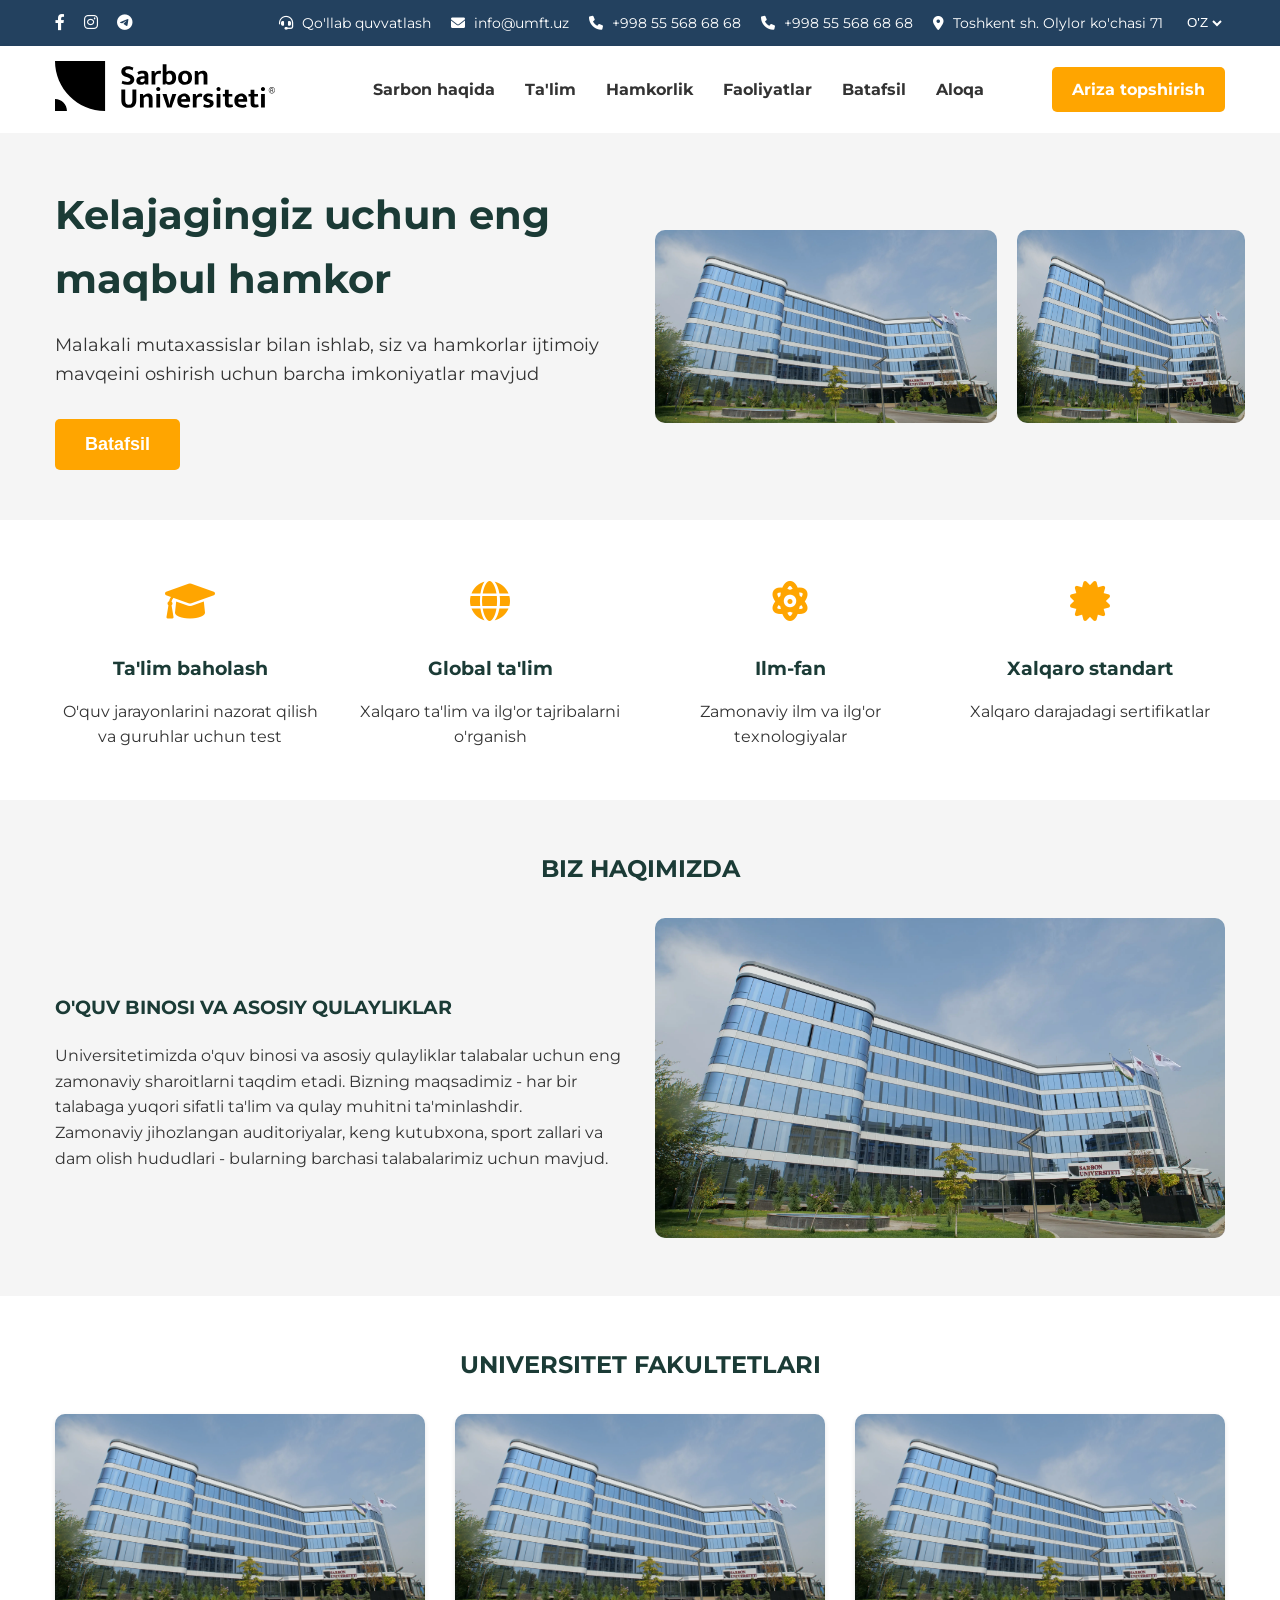
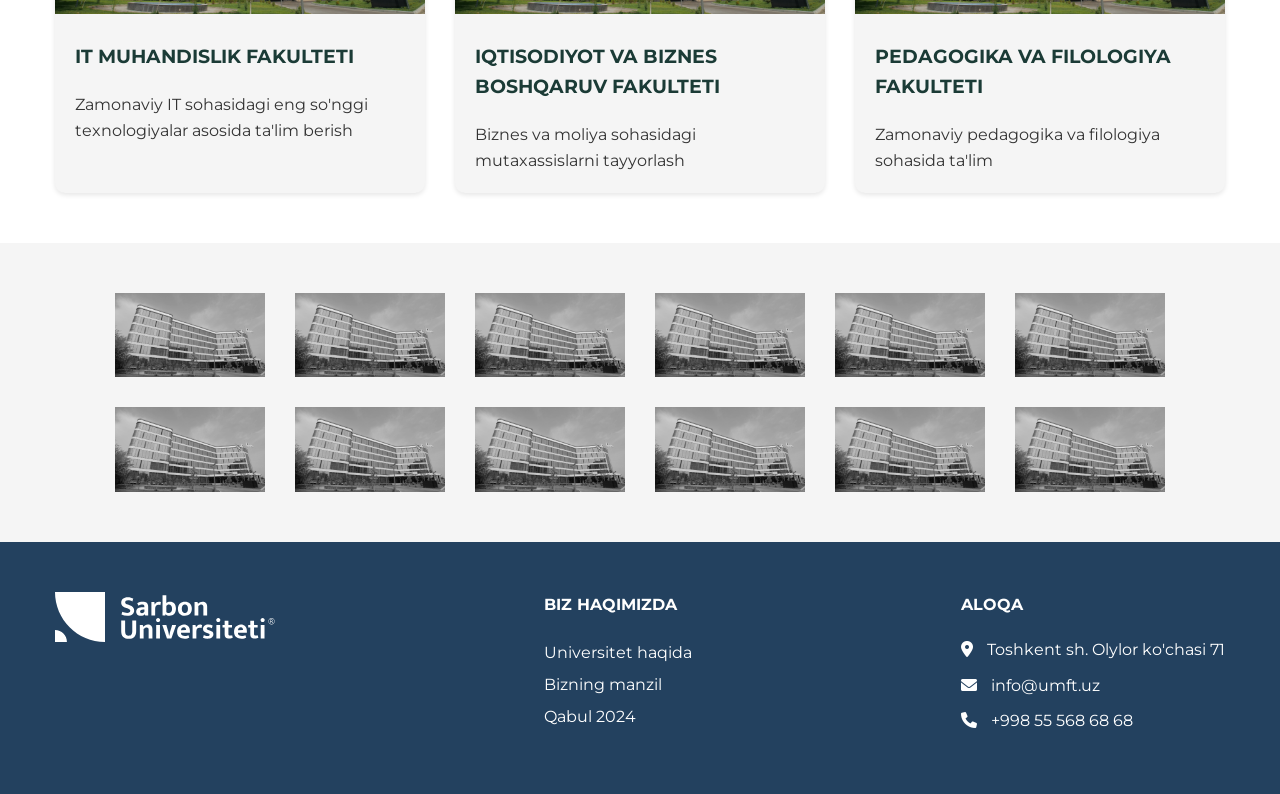
<file: index.html>
<!DOCTYPE html>
<html lang="uz">
  <head>
    <meta charset="UTF-8" />
    <meta name="viewport" content="width=device-width, initial-scale=1.0" />
    <title>UMFT - University of Management and Future Technologies</title>
    <link rel="stylesheet" href="style.css" />
    <link
      rel="stylesheet"
      href="https://cdnjs.cloudflare.com/ajax/libs/font-awesome/6.0.0-beta3/css/all.min.css"
    />
  </head>
  <body>
    <header>
      <div class="top-bar">
        <div class="container">
          <div class="social-links">
            <a href="#"><i class="fab fa-facebook-f"></i></a>
            <a href="#"><i class="fab fa-instagram"></i></a>
            <a href="#"><i class="fab fa-telegram-plane"></i></a>
          </div>
          <div class="contact-info">
            <a href="#"><i class="fas fa-headset"></i> Qo'llab quvvatlash</a>
            <a href="mailto:info@umft.uz"
              ><i class="fas fa-envelope"></i> info@umft.uz</a
            >
            <a href="tel:+998555686868"
              ><i class="fas fa-phone"></i> +998 55 568 68 68</a
            >
            <a href="tel:+998555686868"
              ><i class="fas fa-phone"></i> +998 55 568 68 68</a
            >
            <a href="#"
              ><i class="fas fa-map-marker-alt"></i> Toshkent sh. Olylor
              ko'chasi 71</a
            >
            <select class="language-select">
              <option value="uz">O'Z</option>
              <option value="ru">РУ</option>
            </select>
          </div>
        </div>
      </div>
      <nav class="main-nav">
        <div class="container">
          <div class="logo">
            <img src="./public/logo.svg" alt="UMFT Logo" />
          </div>
          <ul class="nav-links">
            <li><a href="#">Sarbon haqida</a></li>
            <li><a href="#">Ta'lim</a></li>
            <li><a href="#">Hamkorlik</a></li>
            <li><a href="#">Faoliyatlar</a></li>
            <li><a href="./about/index.html">Batafsil</a></li>
            <li><a href="#">Aloqa</a></li>
          </ul>
          <!-- <button class="login-btn"> -->
          <a href="./submit-application/index.html" class="login-btn"
            >Ariza topshirish</a
          >
          <!-- </button> -->
        </div>
      </nav>
    </header>

    <main>
      <section class="hero">
        <div class="container">
          <div class="hero-content">
            <h1>Kelajagingiz uchun eng maqbul hamkor</h1>
            <p>
              Malakali mutaxassislar bilan ishlab, siz va hamkorlar ijtimoiy
              mavqeini oshirish uchun barcha imkoniyatlar mavjud
            </p>
            <button class="cta-btn">Batafsil</button>
          </div>
          <div class="hero-images">
            <img
              src="./public/main-2.webp"
              alt="Students"
              class="hero-main-image"
            />
            <img
              src="./public/main-2.webp"
              alt="University Building"
              class="hero-side-image"
            />
          </div>
        </div>
      </section>

      <section class="features">
        <div class="container">
          <div class="feature">
            <div class="feature-icon">
              <i class="fas fa-graduation-cap"></i>
            </div>
            <h3>Ta'lim baholash</h3>
            <p>O'quv jarayonlarini nazorat qilish va guruhlar uchun test</p>
          </div>
          <div class="feature">
            <div class="feature-icon"><i class="fas fa-globe"></i></div>
            <h3>Global ta'lim</h3>
            <p>Xalqaro ta'lim va ilg'or tajribalarni o'rganish</p>
          </div>
          <div class="feature">
            <div class="feature-icon"><i class="fas fa-atom"></i></div>
            <h3>Ilm-fan</h3>
            <p>Zamonaviy ilm va ilg'or texnologiyalar</p>
          </div>
          <div class="feature">
            <div class="feature-icon"><i class="fas fa-certificate"></i></div>
            <h3>Xalqaro standart</h3>
            <p>Xalqaro darajadagi sertifikatlar</p>
          </div>
        </div>
      </section>

      <section class="about">
        <div class="container">
          <h2>BIZ HAQIMIZDA</h2>
          <div class="about-content">
            <div class="about-text">
              <h3>O'QUV BINOSI VA ASOSIY QULAYLIKLAR</h3>
              <p>
                Universitetimizda o'quv binosi va asosiy qulayliklar talabalar
                uchun eng zamonaviy sharoitlarni taqdim etadi. Bizning
                maqsadimiz - har bir talabaga yuqori sifatli ta'lim va qulay
                muhitni ta'minlashdir.
              </p>
              <p>
                Zamonaviy jihozlangan auditoriyalar, keng kutubxona, sport
                zallari va dam olish hududlari - bularning barchasi
                talabalarimiz uchun mavjud.
              </p>
            </div>
            <div class="about-image">
              <img src="./public/main-2.webp" alt="University Building" />
            </div>
          </div>
        </div>
      </section>

      <section class="faculties">
        <div class="container">
          <h2>UNIVERSITET FAKULTETLARI</h2>
          <div class="faculty-cards">
            <div class="faculty-card">
              <img src="./public/main-2.webp" alt="IT Faculty" />
              <h3>IT MUHANDISLIK FAKULTETI</h3>
              <p>
                Zamonaviy IT sohasidagi eng so'nggi texnologiyalar asosida
                ta'lim berish
              </p>
            </div>
            <div class="faculty-card">
              <img src="./public/main-2.webp" alt="Business Faculty" />
              <h3>IQTISODIYOT VA BIZNES BOSHQARUV FAKULTETI</h3>
              <p>Biznes va moliya sohasidagi mutaxassislarni tayyorlash</p>
            </div>
            <div class="faculty-card">
              <img src="./public/main-2.webp" alt="Pedagogy Faculty" />
              <h3>PEDAGOGIKA VA FILOLOGIYA FAKULTETI</h3>
              <p>Zamonaviy pedagogika va filologiya sohasida ta'lim</p>
            </div>
          </div>
        </div>
      </section>

      <section class="partners">
        <div class="container">
          <div class="partner-logos">
            <img src="./public/main-2.webp" alt="Partner 1" />
            <img src="./public/main-2.webp" alt="Partner 2" />
            <img src="./public/main-2.webp" alt="Partner 3" />
            <img src="./public/main-2.webp" alt="Partner 4" />
            <img src="./public/main-2.webp" alt="Partner 5" />
            <img src="./public/main-2.webp" alt="Partner 6" />
            <img src="./public/main-2.webp" alt="Partner 7" />
            <img src="./public/main-2.webp" alt="Partner 8" />
            <img src="./public/main-2.webp" alt="Partner 9" />
            <img src="./public/main-2.webp" alt="Partner 10" />
            <img src="./public/main-2.webp" alt="Partner 11" />
            <img src="./public/main-2.webp" alt="Partner 12" />
          </div>
        </div>
      </section>
    </main>

    <footer>
      <div class="container">
        <div class="footer-content">
          <div class="footer-logo">
            <svg
              style="height: 50px"
              xmlns="http://www.w3.org/2000/svg"
              version="1.1"
              viewBox="0 0 1330.99 302.99"
            >
              <g id="Слой_x0020_1">
                <metadata id="CorelCorpID_0Corel-Layer" />
                <path
                  style="fill: #ffffff"
                  d="M302.98 0l-302.98 0 0 0c0,166.64 136.34,302.98 302.98,302.98l0 0 0 -302.98zm-302.98 230.72l0 0 0 72.27 72.26 0 0 -0.01c0,-39.74 -32.51,-72.26 -72.26,-72.26z"
                />
                <path
                  style="fill: #ffffff"
                  d="M441.23 32.11c7.01,0 13.21,0.69 18.61,2.07 5.41,1.38 10.23,3.16 14.49,5.34l-5.35 17.59c-4.71,-2.3 -9.25,-4.06 -13.62,-5.26 -4.37,-1.21 -8.62,-1.81 -12.75,-1.81 -5.52,0 -9.8,1.09 -12.85,3.27 -3.04,2.19 -4.57,5.12 -4.57,8.8 0,3.79 1.33,6.66 3.97,8.62 2.64,1.95 6.89,3.85 12.76,5.68l10.34 3.28c8.62,2.87 15.37,6.95 20.25,12.24 4.89,5.29 7.33,11.78 7.33,19.48 0,4.6 -0.86,8.91 -2.58,12.93 -1.73,4.02 -4.31,7.53 -7.76,10.51 -3.45,2.99 -7.76,5.35 -12.93,7.07 -5.17,1.73 -11.21,2.59 -18.1,2.59 -12.99,0 -24.88,-2.65 -35.69,-7.93l5.35 -17.59c4.94,2.42 9.77,4.29 14.48,5.61 4.71,1.32 9.65,1.98 14.82,1.98 6.09,0 10.69,-1.12 13.79,-3.36 3.11,-2.24 4.66,-5.38 4.66,-9.4 0,-1.38 -0.26,-2.73 -0.78,-4.05 -0.51,-1.32 -1.46,-2.58 -2.84,-3.79 -1.38,-1.21 -3.25,-2.41 -5.6,-3.62 -2.36,-1.21 -5.43,-2.39 -9.23,-3.54l-9.13 -3.1c-4.03,-1.38 -7.7,-2.99 -11.04,-4.83 -3.33,-1.83 -6.17,-3.96 -8.53,-6.37 -2.36,-2.42 -4.19,-5.26 -5.52,-8.54 -1.32,-3.27 -1.98,-7.09 -1.98,-11.46 0,-4.71 0.86,-9.05 2.59,-13.02 1.72,-3.96 4.28,-7.38 7.67,-10.25 3.39,-2.88 7.58,-5.12 12.58,-6.73 5,-1.61 10.72,-2.41 17.16,-2.41zm57.06 35.51c4.94,-2.87 10.17,-5.08 15.68,-6.63 5.52,-1.56 11.38,-2.33 17.59,-2.33 4.94,0 9.45,0.57 13.53,1.72 4.08,1.15 7.59,2.96 10.52,5.43 2.93,2.47 5.17,5.63 6.72,9.48 1.55,3.85 2.33,8.48 2.33,13.88l0 53.44 -17.76 0 -2.07 -8.44 -0.69 0c-2.64,3.21 -6,5.74 -10.08,7.58 -4.08,1.84 -8.82,2.76 -14.22,2.76 -4.49,0 -8.45,-0.66 -11.9,-1.98 -3.45,-1.33 -6.38,-3.11 -8.79,-5.35 -2.41,-2.24 -4.23,-4.91 -5.43,-8.01 -1.21,-3.11 -1.81,-6.44 -1.81,-10 0,-4.72 1,-8.77 3.01,-12.16 2.02,-3.39 4.8,-6.17 8.37,-8.36 3.56,-2.18 7.72,-3.79 12.49,-4.82 4.77,-1.04 9.92,-1.56 15.43,-1.56l10.35 0 0 -5c0,-3.79 -1.18,-6.58 -3.54,-8.36 -2.35,-1.78 -5.66,-2.67 -9.91,-2.67 -3.33,0 -6.75,0.52 -10.26,1.55 -3.5,1.04 -7.38,2.7 -11.63,5l-7.93 -15.17zm43.44 38.96l-7.41 0.17c-7.01,0.23 -11.9,1.41 -14.66,3.54 -2.76,2.12 -4.13,4.68 -4.13,7.67 0,3.91 1.17,6.58 3.53,8.02 2.36,1.43 5.03,2.15 8.02,2.15 2.98,0 5.83,-0.86 8.53,-2.58 2.7,-1.73 4.74,-3.74 6.12,-6.04l0 -12.93zm42.41 36.03l0 -82.23 17.75 0 2.59 14.83c1.95,-4.37 5.06,-8.22 9.31,-11.55 4.25,-3.34 9.6,-5 16.03,-5 2.64,0 5,0.29 7.07,0.86 2.07,0.57 3.79,1.26 5.17,2.07l-3.79 18.1c-1.27,-0.69 -2.88,-1.29 -4.83,-1.81 -1.95,-0.52 -4.25,-0.78 -6.89,-0.78 -5.64,0 -10.32,1.87 -14.05,5.61 -3.74,3.73 -5.61,9.85 -5.61,18.36l0 41.54 -22.75 0zm148.77 -40.86c0,6.56 -0.98,12.48 -2.93,17.76 -1.95,5.29 -4.65,9.8 -8.1,13.53 -3.45,3.74 -7.53,6.58 -12.24,8.54 -4.71,1.95 -9.83,2.93 -15.35,2.93 -5.4,0 -9.99,-0.84 -13.79,-2.5 -3.79,-1.67 -7.12,-3.99 -10,-6.98l-0.68 0 -1.56 7.58 -16.55 0 0 -123.08 22.76 0 0 47.57c2.87,-2.64 6.23,-4.71 10.08,-6.2 3.85,-1.5 7.96,-2.24 12.33,-2.24 11.26,0 20.08,3.79 26.46,11.38 6.38,7.58 9.57,18.15 9.57,31.71zm-23.62 0.52c0,-8.5 -1.66,-14.97 -5,-19.39 -3.33,-4.43 -8.04,-6.64 -14.13,-6.64 -3.22,0 -6.21,0.78 -8.97,2.33 -2.76,1.55 -4.94,3.3 -6.55,5.26l0 37.75c1.5,1.72 3.42,3.16 5.78,4.31 2.35,1.15 4.85,1.72 7.5,1.72 2.75,0 5.43,-0.51 8.01,-1.55 2.59,-1.03 4.89,-2.58 6.9,-4.65 2.01,-2.07 3.59,-4.69 4.74,-7.85 1.15,-3.16 1.72,-6.92 1.72,-11.29zm119.99 -1.38c0,6.78 -1.1,12.88 -3.28,18.28 -2.18,5.4 -5.2,9.97 -9.05,13.7 -3.85,3.74 -8.36,6.61 -13.53,8.62 -5.17,2.01 -10.75,3.02 -16.72,3.02 -5.98,0 -11.53,-0.92 -16.64,-2.76 -5.11,-1.84 -9.54,-4.54 -13.27,-8.1 -3.74,-3.57 -6.67,-7.96 -8.8,-13.19 -2.12,-5.23 -3.18,-11.18 -3.18,-17.84 0,-7.01 1.09,-13.25 3.27,-18.71 2.18,-5.46 5.2,-10.05 9.05,-13.79 3.85,-3.73 8.36,-6.58 13.53,-8.53 5.17,-1.96 10.75,-2.93 16.73,-2.93 5.97,0 11.52,0.92 16.63,2.76 5.12,1.83 9.54,4.51 13.27,8.01 3.74,3.51 6.67,7.9 8.8,13.19 2.12,5.29 3.19,11.38 3.19,18.27zm-23.62 0.86c0,-4.71 -0.52,-8.73 -1.55,-12.06 -1.04,-3.33 -2.42,-6.04 -4.14,-8.1 -1.72,-2.07 -3.74,-3.6 -6.03,-4.57 -2.3,-0.98 -4.66,-1.47 -7.07,-1.47 -2.42,0 -4.71,0.43 -6.9,1.29 -2.18,0.87 -4.14,2.3 -5.86,4.31 -1.72,2.02 -3.1,4.69 -4.14,8.02 -1.03,3.33 -1.55,7.53 -1.55,12.58 0,4.49 0.52,8.37 1.55,11.64 1.04,3.28 2.45,5.95 4.23,8.02 1.78,2.07 3.79,3.62 6.03,4.65 2.24,1.04 4.57,1.55 6.98,1.55 2.42,0 4.71,-0.43 6.9,-1.29 2.18,-0.86 4.14,-2.33 5.86,-4.39 1.72,-2.07 3.1,-4.75 4.14,-8.02 1.03,-3.28 1.55,-7.33 1.55,-12.16zm62.92 40.86l-22.93 0 0 -82.23 17.93 0 2.76 10.52c3.79,-3.91 7.96,-6.93 12.5,-9.05 4.54,-2.13 9.57,-3.19 15.08,-3.19 9.08,0 16.04,2.47 20.86,7.41 4.83,4.94 7.24,12.13 7.24,21.55l0 54.99 -22.92 0 0 -52.58c0,-4.25 -1.04,-7.61 -3.11,-10.08 -2.07,-2.47 -5.11,-3.71 -9.13,-3.71 -2.99,0 -6.13,0.84 -9.4,2.5 -3.28,1.67 -6.23,3.94 -8.88,6.81l0 57.06z"
                />
                <path
                  style="fill: #ffffff"
                  d="M401.26 172.96l23.62 0 0 64.99c0,8.96 1.81,15.77 5.43,20.43 3.62,4.65 9.22,6.98 16.81,6.98 7.47,0 12.87,-2.36 16.2,-7.07 3.33,-4.71 5,-10.8 5,-18.27l0 -67.06 23.62 0 0 65.33c0,15.18 -3.77,26.5 -11.29,33.96 -7.53,7.48 -18.71,11.21 -33.53,11.21 -14.26,0 -25.46,-3.73 -33.62,-11.21 -8.16,-7.46 -12.24,-19.07 -12.24,-34.82l0 -64.47zm135.67 108.6l-22.93 0 0 -82.23 17.93 0 2.76 10.52c3.79,-3.91 7.96,-6.93 12.5,-9.05 4.54,-2.13 9.57,-3.19 15.08,-3.19 9.08,0 16.04,2.47 20.86,7.41 4.83,4.94 7.24,12.13 7.24,21.55l0 54.99 -22.92 0 0 -52.57c0,-4.26 -1.04,-7.62 -3.11,-10.09 -2.07,-2.47 -5.11,-3.71 -9.13,-3.71 -2.99,0 -6.12,0.84 -9.4,2.5 -3.28,1.67 -6.24,3.94 -8.88,6.81l0 57.06zm76.2 0l0 -82.23 22.93 0 0 82.23 -22.93 0zm11.55 -99.81c-3.91,0 -6.95,-1.12 -9.14,-3.36 -2.18,-2.24 -3.27,-5.03 -3.27,-8.36 0,-3.34 1.09,-6.12 3.27,-8.36 2.19,-2.25 5.23,-3.37 9.14,-3.37 3.79,0 6.81,1.12 9.05,3.37 2.24,2.24 3.36,5.02 3.36,8.36 0,3.33 -1.09,6.12 -3.27,8.36 -2.19,2.24 -5.23,3.36 -9.14,3.36zm85.16 17.58l24.31 0 -29.14 82.23 -26.54 0 -28.28 -82.23 24.48 0 12.07 41.03 5 24.83 0.69 0 5 -24.83 12.41 -41.03zm107.75 47.07l-54.65 0 0 0.69c0,6.55 2.3,11.43 6.89,14.65 4.6,3.22 10.52,4.83 17.76,4.83 4.6,0 8.65,-0.46 12.15,-1.38 3.51,-0.92 6.7,-2.01 9.57,-3.28l4.14 16.03c-3.11,1.5 -7.01,2.79 -11.73,3.88 -4.71,1.09 -10.28,1.64 -16.72,1.64 -6.2,0 -12.04,-0.83 -17.5,-2.5 -5.45,-1.67 -10.22,-4.22 -14.3,-7.67 -4.08,-3.45 -7.33,-7.82 -9.74,-13.1 -2.42,-5.29 -3.62,-11.61 -3.62,-18.96 0,-6.56 0.97,-12.5 2.93,-17.85 1.95,-5.34 4.74,-9.91 8.36,-13.7 3.62,-3.8 7.96,-6.76 13.01,-8.88 5.06,-2.13 10.69,-3.19 16.9,-3.19 11.15,0 20.02,3.39 26.63,10.17 6.61,6.78 9.92,16.26 9.92,28.45l0 10.17zm-23.45 -15.69c0,-2.18 -0.26,-4.31 -0.78,-6.38 -0.51,-2.07 -1.35,-3.88 -2.5,-5.43 -1.14,-1.55 -2.58,-2.79 -4.31,-3.71 -1.72,-0.92 -3.85,-1.38 -6.37,-1.38 -4.6,0 -8.39,1.56 -11.38,4.66 -2.99,3.1 -4.77,7.3 -5.35,12.58l30.69 -0.34zm39.65 50.85l0 -82.23 17.76 0 2.58 14.83c1.96,-4.37 5.06,-8.22 9.31,-11.55 4.25,-3.33 9.6,-5 16.03,-5 2.65,0 5,0.29 7.07,0.86 2.07,0.58 3.79,1.27 5.17,2.07l-3.79 18.1c-1.26,-0.69 -2.87,-1.29 -4.83,-1.81 -1.95,-0.52 -4.25,-0.77 -6.89,-0.77 -5.63,0 -10.32,1.86 -14.05,5.6 -3.74,3.73 -5.6,9.85 -5.6,18.36l0 41.54 -22.76 0zm116.88 -62.57c-6.78,-3.22 -13.33,-4.83 -19.65,-4.83 -3.68,0 -6.52,0.63 -8.53,1.9 -2.01,1.26 -3.02,2.98 -3.02,5.17 0,2.18 0.89,3.96 2.67,5.34 1.78,1.38 5.37,2.87 10.78,4.48l5.17 1.56c7.12,2.06 12.53,5.05 16.2,8.96 3.68,3.91 5.52,8.96 5.52,15.17 0,8.16 -3.13,14.65 -9.4,19.48 -6.26,4.83 -14.74,7.24 -25.42,7.24 -10.92,0 -20.29,-1.95 -28.1,-5.86l5.17 -16.89c3.33,1.72 6.84,3.13 10.51,4.22 3.68,1.09 7.42,1.64 11.21,1.64 4.6,0 7.96,-0.72 10.08,-2.16 2.13,-1.44 3.19,-3.3 3.19,-5.6 0,-2.41 -1.03,-4.28 -3.1,-5.6 -2.07,-1.33 -5.98,-2.79 -11.72,-4.4l-5.35 -1.55c-6.89,-2.3 -11.95,-5.35 -15.17,-9.14 -3.21,-3.79 -4.82,-8.85 -4.82,-15.17 0,-7.47 2.81,-13.56 8.44,-18.27 5.63,-4.71 13.51,-7.07 23.62,-7.07 10,0 18.85,1.78 26.55,5.34l-4.83 16.04zm27.24 62.57l0 -82.23 22.93 0 0 82.23 -22.93 0zm11.55 -99.81c-3.91,0 -6.95,-1.12 -9.14,-3.36 -2.18,-2.24 -3.27,-5.03 -3.27,-8.36 0,-3.34 1.09,-6.12 3.27,-8.36 2.19,-2.25 5.23,-3.37 9.14,-3.37 3.79,0 6.81,1.12 9.05,3.37 2.24,2.24 3.36,5.02 3.36,8.36 0,3.33 -1.09,6.12 -3.27,8.36 -2.19,2.24 -5.23,3.36 -9.14,3.36zm83.27 34.13l-21.9 0 0 37.93c0,3.91 0.89,6.58 2.67,8.02 1.79,1.43 4.17,2.15 7.16,2.15 2.3,0 4.65,-0.23 7.07,-0.69 2.41,-0.46 4.36,-1.09 5.86,-1.9l3.45 16.04c-1.96,0.92 -4.89,1.84 -8.8,2.76 -3.9,0.91 -8.04,1.37 -12.41,1.37 -10,0 -17.12,-1.98 -21.37,-5.94 -4.26,-3.97 -6.38,-9.92 -6.38,-17.85l0 -41.89 -12.76 0 0 -16.55 12.76 0 0 -25.34 22.75 0 0 25.34 21.9 0 0 16.55zm89.98 30.52l-54.64 0 0 0.69c0,6.55 2.29,11.43 6.89,14.65 4.6,3.22 10.52,4.83 17.76,4.83 4.6,0 8.65,-0.46 12.15,-1.38 3.51,-0.92 6.7,-2.01 9.57,-3.28l4.14 16.03c-3.11,1.5 -7.01,2.79 -11.73,3.88 -4.71,1.09 -10.28,1.64 -16.72,1.64 -6.2,0 -12.04,-0.83 -17.5,-2.5 -5.45,-1.67 -10.22,-4.22 -14.3,-7.67 -4.08,-3.45 -7.33,-7.82 -9.74,-13.1 -2.42,-5.29 -3.62,-11.61 -3.62,-18.96 0,-6.56 0.97,-12.5 2.93,-17.85 1.95,-5.34 4.74,-9.91 8.36,-13.7 3.62,-3.8 7.96,-6.76 13.01,-8.88 5.06,-2.13 10.69,-3.19 16.9,-3.19 11.15,0 20.02,3.39 26.63,10.17 6.61,6.78 9.91,16.26 9.91,28.45l0 10.17zm-23.44 -15.69c0,-2.18 -0.26,-4.31 -0.78,-6.38 -0.51,-2.07 -1.35,-3.88 -2.5,-5.43 -1.15,-1.55 -2.58,-2.79 -4.31,-3.71 -1.72,-0.92 -3.85,-1.38 -6.37,-1.38 -4.6,0 -8.39,1.56 -11.38,4.66 -2.99,3.1 -4.77,7.3 -5.35,12.58l30.69 -0.34zm88.78 -14.83l-21.89 0 0 37.93c0,3.91 0.89,6.58 2.67,8.02 1.78,1.43 4.17,2.15 7.15,2.15 2.3,0 4.66,-0.23 7.07,-0.69 2.42,-0.46 4.37,-1.09 5.86,-1.9l3.45 16.04c-1.95,0.92 -4.88,1.84 -8.79,2.76 -3.91,0.91 -8.05,1.37 -12.41,1.37 -10,0 -17.13,-1.98 -21.38,-5.94 -4.25,-3.97 -6.38,-9.92 -6.38,-17.85l0 -41.89 -12.75 0 0 -16.55 12.75 0 0 -25.34 22.76 0 0 25.34 21.89 0 0 16.55zm18.62 65.68l0 -82.23 22.93 0 0 82.23 -22.93 0zm11.55 -99.81c-3.91,0 -6.95,-1.12 -9.14,-3.36 -2.18,-2.24 -3.27,-5.03 -3.27,-8.36 0,-3.34 1.09,-6.12 3.27,-8.36 2.19,-2.25 5.23,-3.37 9.14,-3.37 3.79,0 6.81,1.12 9.05,3.37 2.24,2.24 3.36,5.02 3.36,8.36 0,3.33 -1.09,6.12 -3.27,8.36 -2.19,2.24 -5.23,3.36 -9.14,3.36z"
                />
                <path
                  style="fill: #ffffff"
                  d="M1312.04 158.3c5.24,0 9.97,2.12 13.4,5.55 3.43,3.43 5.55,8.17 5.55,13.4 0,5.23 -2.12,9.96 -5.55,13.39 -3.43,3.43 -8.16,5.55 -13.4,5.55 -5.23,0 -9.96,-2.12 -13.39,-5.55 -3.43,-3.43 -5.55,-8.16 -5.55,-13.39 0,-5.23 2.12,-9.97 5.55,-13.4 3.43,-3.43 8.16,-5.55 13.39,-5.55zm-8.46 29.08l0 -20.27 8.98 0c1.81,0 3.18,0.19 4.12,0.55 0.94,0.36 1.69,1.01 2.25,1.93 0.56,0.92 0.84,1.93 0.84,3.05 0,1.44 -0.47,2.65 -1.4,3.64 -0.93,0.98 -2.36,1.61 -4.31,1.87 0.72,0.34 1.25,0.68 1.62,1.01 0.78,0.72 1.52,1.62 2.22,2.7l3.5 5.52 -3.35 0 -2.68 -4.22c-0.77,-1.22 -1.42,-2.15 -1.93,-2.79 -0.5,-0.65 -0.96,-1.1 -1.36,-1.36 -0.39,-0.25 -0.81,-0.43 -1.22,-0.54 -0.3,-0.06 -0.8,-0.09 -1.49,-0.09l-3.11 0 0 9 -2.68 0zm2.68 -11.32l5.76 0c1.23,0 2.18,-0.13 2.87,-0.38 0.69,-0.25 1.21,-0.66 1.56,-1.22 0.36,-0.56 0.54,-1.16 0.54,-1.82 0,-0.95 -0.34,-1.75 -1.04,-2.37 -0.69,-0.61 -1.78,-0.92 -3.28,-0.92l-6.41 0 0 6.71zm17.6 -10.63c-3.02,-3.03 -7.2,-4.9 -11.82,-4.9 -4.61,0 -8.79,1.87 -11.82,4.9 -3.02,3.02 -4.89,7.2 -4.89,11.82 0,4.61 1.87,8.79 4.89,11.82 3.03,3.02 7.21,4.89 11.82,4.89 4.62,0 8.8,-1.87 11.82,-4.89 3.03,-3.03 4.9,-7.21 4.9,-11.82 0,-4.62 -1.87,-8.8 -4.9,-11.82z"
                />
              </g>
            </svg>
          </div>
          <div class="footer-links">
            <h4>BIZ HAQIMIZDA</h4>
            <ul>
              <li><a href="#">Universitet haqida</a></li>
              <li><a href="#">Bizning manzil</a></li>
              <li><a href="#">Qabul 2024</a></li>
            </ul>
          </div>
          <div class="footer-contact">
            <h4>ALOQA</h4>
            <p>
              <i class="fas fa-map-marker-alt"></i> Toshkent sh. Olylor ko'chasi
              71
            </p>
            <p><i class="fas fa-envelope"></i> info@umft.uz</p>
            <p><i class="fas fa-phone"></i> +998 55 568 68 68</p>
          </div>
        </div>
      </div>
    </footer>
  </body>
</html>
</file>
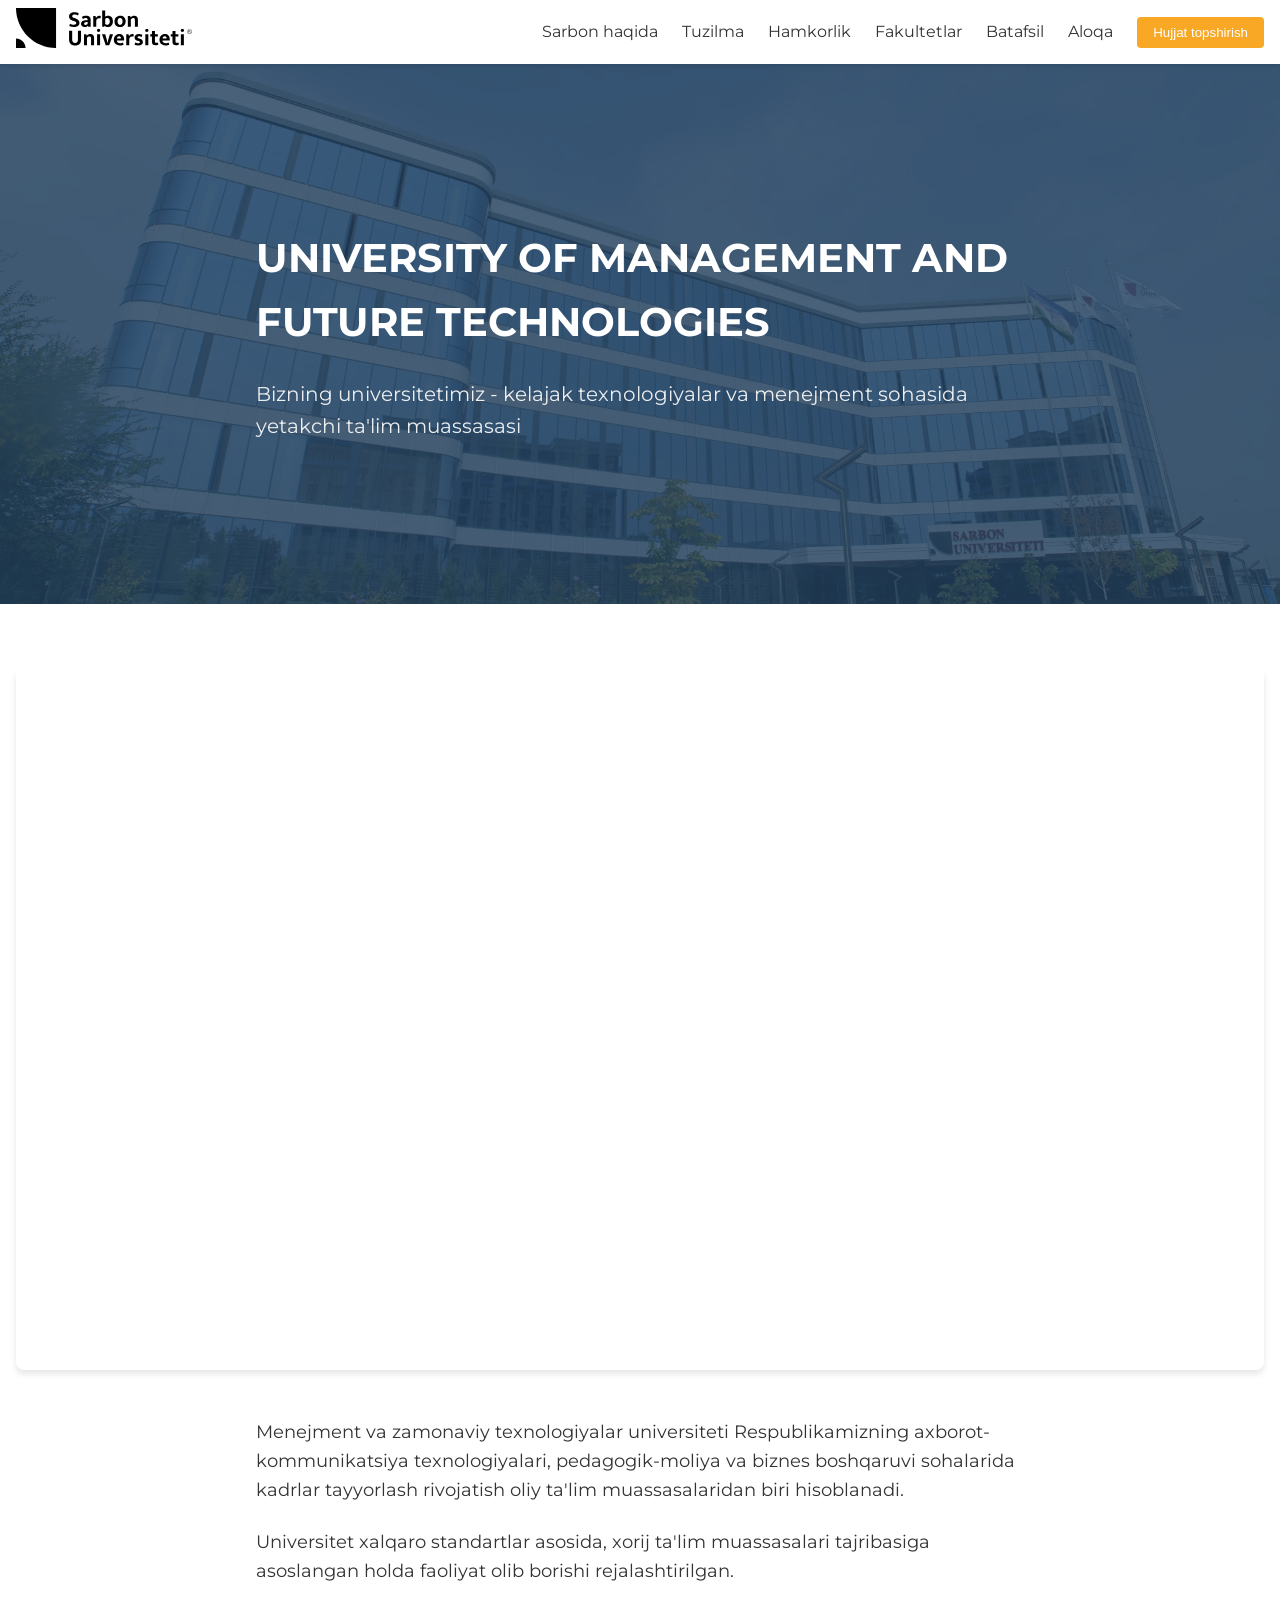
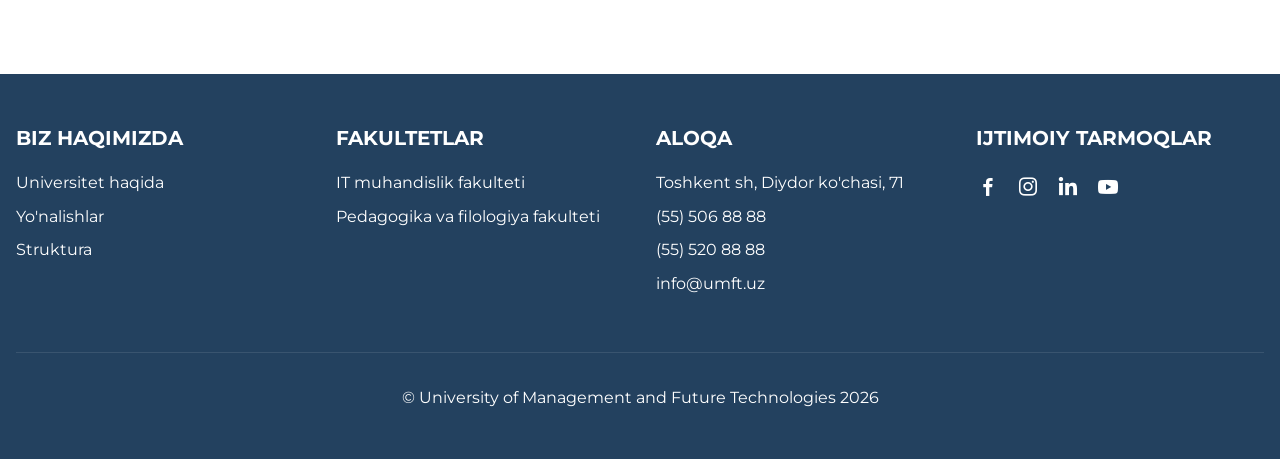
<file: about/index.html>
<!DOCTYPE html>
<html lang="uz">
  <head>
    <meta charset="UTF-8" />
    <meta name="viewport" content="width=device-width, initial-scale=1.0" />
    <title>UMFT - University of Management and Future Technologies</title>
    <link rel="stylesheet" href="style.css" />
    <link
      href="https://unpkg.com/boxicons@2.1.4/css/boxicons.min.css"
      rel="stylesheet"
    />
  </head>
  <body>
    <!-- Header -->
    <header class="header">
      <div class="container">
        <div class="header-content">
          <a href="/" class="logo">
            <img src="../public/logo.svg" alt="UMFT Logo" />
          </a>

          <nav class="nav-menu">
            <a href="#" class="nav-link">Sarbon haqida</a>
            <a href="#" class="nav-link">Tuzilma</a>
            <a href="#" class="nav-link">Hamkorlik</a>
            <a href="#" class="nav-link">Fakultetlar</a>
            <a href="#" class="nav-link">Batafsil</a>
            <a href="#" class="nav-link">Aloqa</a>
            <button class="cta-button">Hujjat topshirish</button>
          </nav>

          <button class="menu-toggle">
            <i class="bx bx-menu"></i>
          </button>
        </div>
      </div>
    </header>

    <!-- Hero Section -->
    <section class="hero">
      <div class="hero-overlay"></div>
      <div class="container">
        <div class="hero-content">
          <h1 class="hero-title fade-in">
            UNIVERSITY OF MANAGEMENT AND FUTURE TECHNOLOGIES
          </h1>
          <p class="hero-text fade-in">
            Bizning universitetimiz - kelajak texnologiyalar va menejment
            sohasida yetakchi ta'lim muassasasi
          </p>
        </div>
      </div>
    </section>

    <!-- Main Content -->
    <main>
      <section class="content-section">
        <div class="container">
          <div class="video-container">
            <iframe
              className="rounded-lg"
              src="https://www.youtube.com/embed/Vp1ThtziA1A?autoplay=1&mute=1&si=f9F1b3yDdqHiuDkc"
              title="YouTube video player"
              frameborder="0"
              allow="accelerometer; autoplay; clipboard-write; encrypted-media; gyroscope; picture-in-picture; web-share"
              referrerpolicy="strict-origin-when-cross-origin"
              allowfullscreen
            ></iframe>
          </div>
          <div class="text-content">
            <p>
              Menejment va zamonaviy texnologiyalar universiteti
              Respublikamizning axborot-kommunikatsiya texnologiyalari,
              pedagogik-moliya va biznes boshqaruvi sohalarida kadrlar
              tayyorlash rivojatish oliy ta'lim muassasalaridan biri
              hisoblanadi.
            </p>
            <p>
              Universitet xalqaro standartlar asosida, xorij ta'lim muassasalari
              tajribasiga asoslangan holda faoliyat olib borishi
              rejalashtirilgan.
            </p>
          </div>
        </div>
      </section>
    </main>

    <!-- Footer -->
    <footer class="footer">
      <div class="container">
        <div class="footer-grid">
          <div class="footer-column">
            <h3>BIZ HAQIMIZDA</h3>
            <ul>
              <li><a href="#">Universitet haqida</a></li>
              <li><a href="#">Yo'nalishlar</a></li>
              <li><a href="#">Struktura</a></li>
            </ul>
          </div>

          <div class="footer-column">
            <h3>FAKULTETLAR</h3>
            <ul>
              <li><a href="#">IT muhandislik fakulteti</a></li>
              <li><a href="#">Pedagogika va filologiya fakulteti</a></li>
            </ul>
          </div>

          <div class="footer-column">
            <h3>ALOQA</h3>
            <ul>
              <li>Toshkent sh, Diydor ko'chasi, 71</li>
              <li>(55) 506 88 88</li>
              <li>(55) 520 88 88</li>
              <li>info@umft.uz</li>
            </ul>
          </div>

          <div class="footer-column">
            <h3>IJTIMOIY TARMOQLAR</h3>
            <div class="social-links">
              <a href="#" aria-label="Facebook"
                ><i class="bx bxl-facebook"></i
              ></a>
              <a href="#" aria-label="Instagram"
                ><i class="bx bxl-instagram"></i
              ></a>
              <a href="#" aria-label="LinkedIn"
                ><i class="bx bxl-linkedin"></i
              ></a>
              <a href="#" aria-label="YouTube"
                ><i class="bx bxl-youtube"></i
              ></a>
            </div>
          </div>
        </div>

        <div class="footer-bottom">
          <p>
            &copy; University of Management and Future Technologies
            <span id="year"></span>
          </p>
        </div>
      </div>
    </footer>

    <script>
      // Mobile menu toggle
      const menuToggle = document.querySelector(".menu-toggle");
      const navMenu = document.querySelector(".nav-menu");

      menuToggle.addEventListener("click", () => {
        navMenu.classList.toggle("active");
        const icon = menuToggle.querySelector("i");
        icon.classList.toggle("bx-menu");
        icon.classList.toggle("bx-x");
      });

      // Set current year in footer
      document.getElementById("year").textContent = new Date().getFullYear();
    </script>
  </body>
</html>
</file>
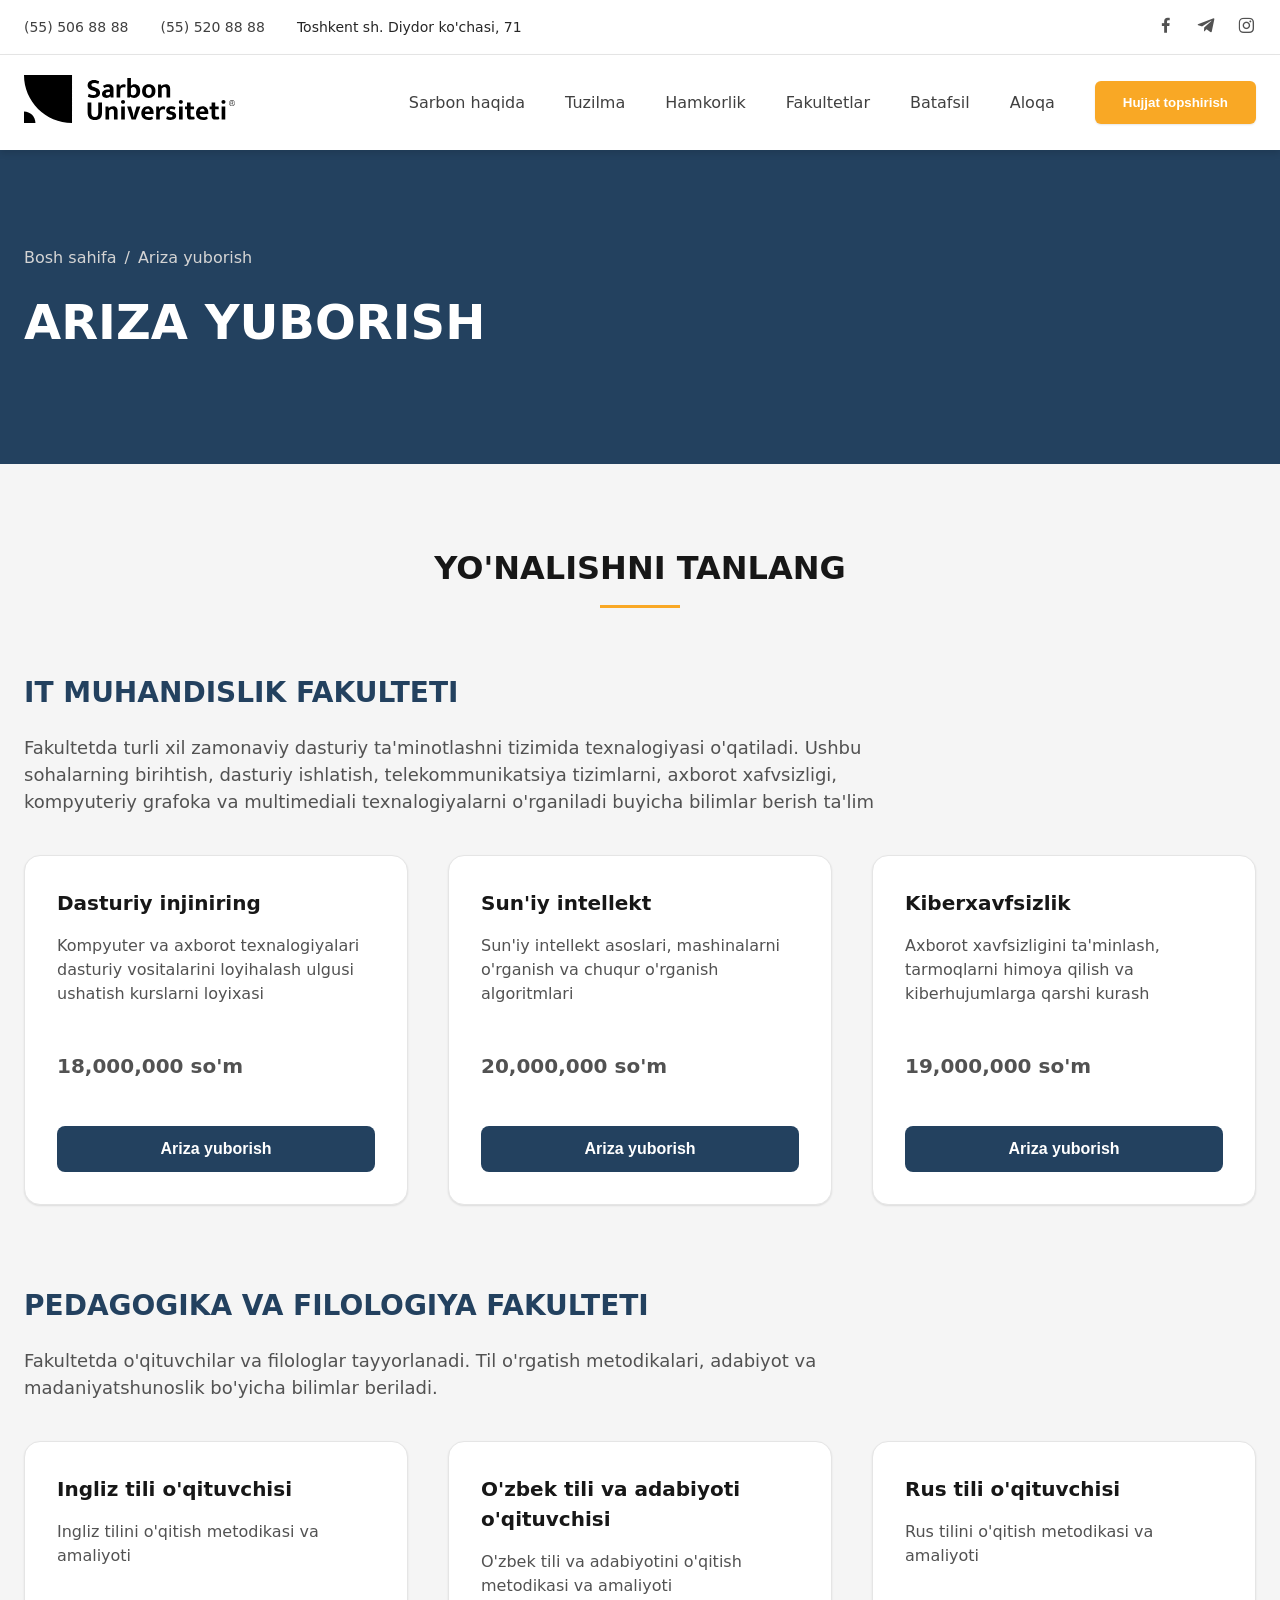
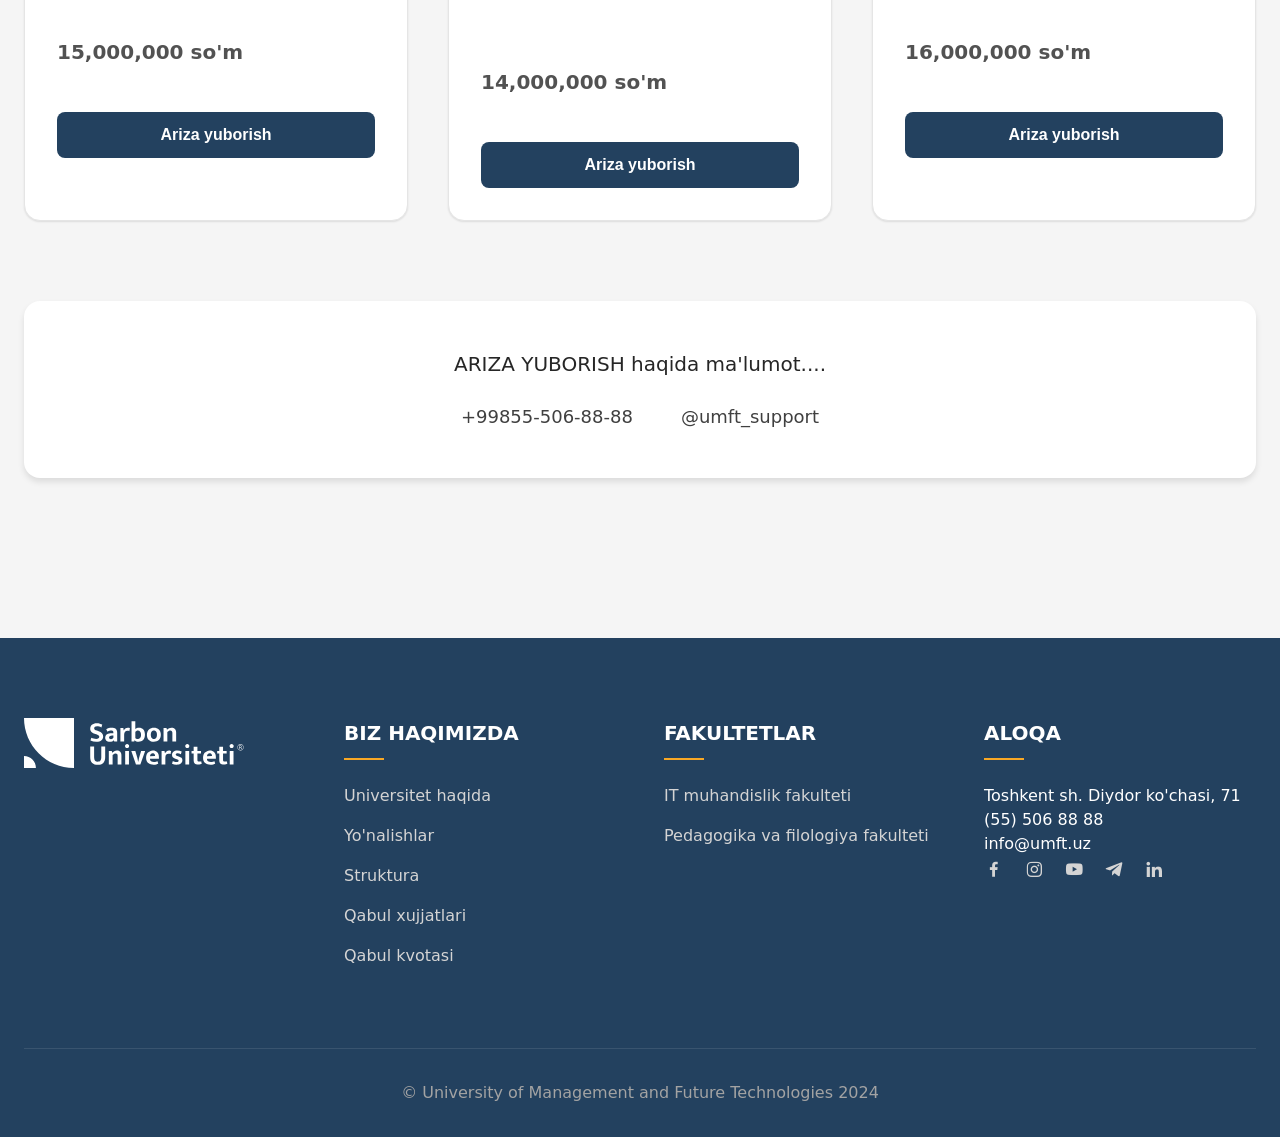
<file: submit-application/index.html>
<!DOCTYPE html>
<html lang="uz">
  <head>
    <meta charset="UTF-8" />
    <meta name="viewport" content="width=device-width, initial-scale=1.0" />
    <title>UMFT - Ariza yuborish</title>
    <link rel="stylesheet" href="style.css" />
    <link
      href="https://unpkg.com/boxicons@2.1.4/css/boxicons.min.css"
      rel="stylesheet"
    />
  </head>
  <body>
    <!-- Header with top bar -->
    <div class="top-bar">
      <div class="container">
        <div class="top-bar-content">
          <div class="contact-info">
            <a href="tel:+998555068888">(55) 506 88 88</a>
            <a href="tel:+998555208888">(55) 520 88 88</a>
            <span>Toshkent sh. Diydor ko'chasi, 71</span>
          </div>
          <div class="social-links">
            <a href="#"><i class="bx bxl-facebook"></i></a>
            <a href="#"><i class="bx bxl-telegram"></i></a>
            <a href="#"><i class="bx bxl-instagram"></i></a>
          </div>
        </div>
      </div>
    </div>

    <header class="header">
      <div class="container">
        <div class="header-content">
          <a href="/" class="logo">
            <img src="../public/logo.svg" alt="UMFT Logo" />
          </a>
          <nav class="nav-menu">
            <a href="#">Sarbon haqida</a>
            <a href="#">Tuzilma</a>
            <a href="#">Hamkorlik</a>
            <a href="#">Fakultetlar</a>
            <a href="#">Batafsil</a>
            <a href="#">Aloqa</a>
            <button class="cta-button">Hujjat topshirish</button>
          </nav>
        </div>
      </div>
    </header>

    <!-- Hero Section -->
    <section class="page-hero">
      <div class="container">
        <div class="breadcrumbs">
          <a href="#">Bosh sahifa</a> / <span>Ariza yuborish</span>
        </div>
        <h1>ARIZA YUBORISH</h1>
      </div>
    </section>

    <!-- Main Content -->
    <main class="main-content">
      <div class="container">
        <h2 class="section-title">YO'NALISHNI TANLANG</h2>

        <!-- IT Faculty Section -->
        <section class="faculty-section">
          <h3>IT MUHANDISLIK FAKULTETI</h3>
          <p class="faculty-description">
            Fakultetda turli xil zamonaviy dasturiy ta'minotlashni tizimida
            texnalogiyasi o'qatiladi. Ushbu sohalarning birihtish, dasturiy
            ishlatish, telekommunikatsiya tizimlarni, axborot xafvsizligi,
            kompyuteriy grafoka va multimediali texnalogiyalarni o'rganiladi
            buyicha bilimlar berish ta'lim
          </p>

          <div class="courses-grid">
            <!-- Course Card -->
            <div class="course-card">
              <div class="course-info">
                <h4>Dasturiy injiniring</h4>
                <p>
                  Kompyuter va axborot texnalogiyalari dasturiy vositalarini
                  loyihalash ulgusi ushatish kurslarni loyixasi
                </p>
                <p class="price">18,000,000 so'm</p>
              </div>
              <button class="apply-button">Ariza yuborish</button>
            </div>

            <div class="course-card">
              <div class="course-info">
                <h4>Sun'iy intellekt</h4>
                <p>
                  Sun'iy intellekt asoslari, mashinalarni o'rganish va chuqur
                  o'rganish algoritmlari
                </p>
                <p class="price">20,000,000 so'm</p>
              </div>
              <button class="apply-button">Ariza yuborish</button>
            </div>

            <div class="course-card">
              <div class="course-info">
                <h4>Kiberxavfsizlik</h4>
                <p>
                  Axborot xavfsizligini ta'minlash, tarmoqlarni himoya qilish va
                  kiberhujumlarga qarshi kurash
                </p>
                <p class="price">19,000,000 so'm</p>
              </div>
              <button class="apply-button">Ariza yuborish</button>
            </div>
          </div>
        </section>

        <!-- Pedagogika Faculty Section -->
        <section class="faculty-section">
          <h3>PEDAGOGIKA VA FILOLOGIYA FAKULTETI</h3>
          <p class="faculty-description">
            Fakultetda o'qituvchilar va filologlar tayyorlanadi. Til o'rgatish
            metodikalari, adabiyot va madaniyatshunoslik bo'yicha bilimlar
            beriladi.
          </p>

          <div class="courses-grid">
            <div class="course-card">
              <div class="course-info">
                <h4>Ingliz tili o'qituvchisi</h4>
                <p>Ingliz tilini o'qitish metodikasi va amaliyoti</p>
                <p class="price">15,000,000 so'm</p>
              </div>
              <button class="apply-button">Ariza yuborish</button>
            </div>

            <div class="course-card">
              <div class="course-info">
                <h4>O'zbek tili va adabiyoti o'qituvchisi</h4>
                <p>
                  O'zbek tili va adabiyotini o'qitish metodikasi va amaliyoti
                </p>
                <p class="price">14,000,000 so'm</p>
              </div>
              <button class="apply-button">Ariza yuborish</button>
            </div>

            <div class="course-card">
              <div class="course-info">
                <h4>Rus tili o'qituvchisi</h4>
                <p>Rus tilini o'qitish metodikasi va amaliyoti</p>
                <p class="price">16,000,000 so'm</p>
              </div>
              <button class="apply-button">Ariza yuborish</button>
            </div>
          </div>
        </section>

        <!-- Contact Section -->
        <section class="contact-section">
          <p>ARIZA YUBORISH haqida ma'lumot....</p>
          <div class="contact-info">
            <span>+99855-506-88-88</span>
            <span>@umft_support</span>
          </div>
        </section>
      </div>
    </main>

    <!-- Footer -->
    <footer class="footer">
      <div class="container">
        <div class="footer-grid">
          <div class="footer-column">
            <a href="/" class="footer-logo">
              <svg
                style="height: 50px"
                xmlns="http://www.w3.org/2000/svg"
                version="1.1"
                viewBox="0 0 1330.99 302.99"
              >
                <g id="Слой_x0020_1">
                  <metadata id="CorelCorpID_0Corel-Layer" />
                  <path
                    style="fill: #ffffff"
                    d="M302.98 0l-302.98 0 0 0c0,166.64 136.34,302.98 302.98,302.98l0 0 0 -302.98zm-302.98 230.72l0 0 0 72.27 72.26 0 0 -0.01c0,-39.74 -32.51,-72.26 -72.26,-72.26z"
                  />
                  <path
                    style="fill: #ffffff"
                    d="M441.23 32.11c7.01,0 13.21,0.69 18.61,2.07 5.41,1.38 10.23,3.16 14.49,5.34l-5.35 17.59c-4.71,-2.3 -9.25,-4.06 -13.62,-5.26 -4.37,-1.21 -8.62,-1.81 -12.75,-1.81 -5.52,0 -9.8,1.09 -12.85,3.27 -3.04,2.19 -4.57,5.12 -4.57,8.8 0,3.79 1.33,6.66 3.97,8.62 2.64,1.95 6.89,3.85 12.76,5.68l10.34 3.28c8.62,2.87 15.37,6.95 20.25,12.24 4.89,5.29 7.33,11.78 7.33,19.48 0,4.6 -0.86,8.91 -2.58,12.93 -1.73,4.02 -4.31,7.53 -7.76,10.51 -3.45,2.99 -7.76,5.35 -12.93,7.07 -5.17,1.73 -11.21,2.59 -18.1,2.59 -12.99,0 -24.88,-2.65 -35.69,-7.93l5.35 -17.59c4.94,2.42 9.77,4.29 14.48,5.61 4.71,1.32 9.65,1.98 14.82,1.98 6.09,0 10.69,-1.12 13.79,-3.36 3.11,-2.24 4.66,-5.38 4.66,-9.4 0,-1.38 -0.26,-2.73 -0.78,-4.05 -0.51,-1.32 -1.46,-2.58 -2.84,-3.79 -1.38,-1.21 -3.25,-2.41 -5.6,-3.62 -2.36,-1.21 -5.43,-2.39 -9.23,-3.54l-9.13 -3.1c-4.03,-1.38 -7.7,-2.99 -11.04,-4.83 -3.33,-1.83 -6.17,-3.96 -8.53,-6.37 -2.36,-2.42 -4.19,-5.26 -5.52,-8.54 -1.32,-3.27 -1.98,-7.09 -1.98,-11.46 0,-4.71 0.86,-9.05 2.59,-13.02 1.72,-3.96 4.28,-7.38 7.67,-10.25 3.39,-2.88 7.58,-5.12 12.58,-6.73 5,-1.61 10.72,-2.41 17.16,-2.41zm57.06 35.51c4.94,-2.87 10.17,-5.08 15.68,-6.63 5.52,-1.56 11.38,-2.33 17.59,-2.33 4.94,0 9.45,0.57 13.53,1.72 4.08,1.15 7.59,2.96 10.52,5.43 2.93,2.47 5.17,5.63 6.72,9.48 1.55,3.85 2.33,8.48 2.33,13.88l0 53.44 -17.76 0 -2.07 -8.44 -0.69 0c-2.64,3.21 -6,5.74 -10.08,7.58 -4.08,1.84 -8.82,2.76 -14.22,2.76 -4.49,0 -8.45,-0.66 -11.9,-1.98 -3.45,-1.33 -6.38,-3.11 -8.79,-5.35 -2.41,-2.24 -4.23,-4.91 -5.43,-8.01 -1.21,-3.11 -1.81,-6.44 -1.81,-10 0,-4.72 1,-8.77 3.01,-12.16 2.02,-3.39 4.8,-6.17 8.37,-8.36 3.56,-2.18 7.72,-3.79 12.49,-4.82 4.77,-1.04 9.92,-1.56 15.43,-1.56l10.35 0 0 -5c0,-3.79 -1.18,-6.58 -3.54,-8.36 -2.35,-1.78 -5.66,-2.67 -9.91,-2.67 -3.33,0 -6.75,0.52 -10.26,1.55 -3.5,1.04 -7.38,2.7 -11.63,5l-7.93 -15.17zm43.44 38.96l-7.41 0.17c-7.01,0.23 -11.9,1.41 -14.66,3.54 -2.76,2.12 -4.13,4.68 -4.13,7.67 0,3.91 1.17,6.58 3.53,8.02 2.36,1.43 5.03,2.15 8.02,2.15 2.98,0 5.83,-0.86 8.53,-2.58 2.7,-1.73 4.74,-3.74 6.12,-6.04l0 -12.93zm42.41 36.03l0 -82.23 17.75 0 2.59 14.83c1.95,-4.37 5.06,-8.22 9.31,-11.55 4.25,-3.34 9.6,-5 16.03,-5 2.64,0 5,0.29 7.07,0.86 2.07,0.57 3.79,1.26 5.17,2.07l-3.79 18.1c-1.27,-0.69 -2.88,-1.29 -4.83,-1.81 -1.95,-0.52 -4.25,-0.78 -6.89,-0.78 -5.64,0 -10.32,1.87 -14.05,5.61 -3.74,3.73 -5.61,9.85 -5.61,18.36l0 41.54 -22.75 0zm148.77 -40.86c0,6.56 -0.98,12.48 -2.93,17.76 -1.95,5.29 -4.65,9.8 -8.1,13.53 -3.45,3.74 -7.53,6.58 -12.24,8.54 -4.71,1.95 -9.83,2.93 -15.35,2.93 -5.4,0 -9.99,-0.84 -13.79,-2.5 -3.79,-1.67 -7.12,-3.99 -10,-6.98l-0.68 0 -1.56 7.58 -16.55 0 0 -123.08 22.76 0 0 47.57c2.87,-2.64 6.23,-4.71 10.08,-6.2 3.85,-1.5 7.96,-2.24 12.33,-2.24 11.26,0 20.08,3.79 26.46,11.38 6.38,7.58 9.57,18.15 9.57,31.71zm-23.62 0.52c0,-8.5 -1.66,-14.97 -5,-19.39 -3.33,-4.43 -8.04,-6.64 -14.13,-6.64 -3.22,0 -6.21,0.78 -8.97,2.33 -2.76,1.55 -4.94,3.3 -6.55,5.26l0 37.75c1.5,1.72 3.42,3.16 5.78,4.31 2.35,1.15 4.85,1.72 7.5,1.72 2.75,0 5.43,-0.51 8.01,-1.55 2.59,-1.03 4.89,-2.58 6.9,-4.65 2.01,-2.07 3.59,-4.69 4.74,-7.85 1.15,-3.16 1.72,-6.92 1.72,-11.29zm119.99 -1.38c0,6.78 -1.1,12.88 -3.28,18.28 -2.18,5.4 -5.2,9.97 -9.05,13.7 -3.85,3.74 -8.36,6.61 -13.53,8.62 -5.17,2.01 -10.75,3.02 -16.72,3.02 -5.98,0 -11.53,-0.92 -16.64,-2.76 -5.11,-1.84 -9.54,-4.54 -13.27,-8.1 -3.74,-3.57 -6.67,-7.96 -8.8,-13.19 -2.12,-5.23 -3.18,-11.18 -3.18,-17.84 0,-7.01 1.09,-13.25 3.27,-18.71 2.18,-5.46 5.2,-10.05 9.05,-13.79 3.85,-3.73 8.36,-6.58 13.53,-8.53 5.17,-1.96 10.75,-2.93 16.73,-2.93 5.97,0 11.52,0.92 16.63,2.76 5.12,1.83 9.54,4.51 13.27,8.01 3.74,3.51 6.67,7.9 8.8,13.19 2.12,5.29 3.19,11.38 3.19,18.27zm-23.62 0.86c0,-4.71 -0.52,-8.73 -1.55,-12.06 -1.04,-3.33 -2.42,-6.04 -4.14,-8.1 -1.72,-2.07 -3.74,-3.6 -6.03,-4.57 -2.3,-0.98 -4.66,-1.47 -7.07,-1.47 -2.42,0 -4.71,0.43 -6.9,1.29 -2.18,0.87 -4.14,2.3 -5.86,4.31 -1.72,2.02 -3.1,4.69 -4.14,8.02 -1.03,3.33 -1.55,7.53 -1.55,12.58 0,4.49 0.52,8.37 1.55,11.64 1.04,3.28 2.45,5.95 4.23,8.02 1.78,2.07 3.79,3.62 6.03,4.65 2.24,1.04 4.57,1.55 6.98,1.55 2.42,0 4.71,-0.43 6.9,-1.29 2.18,-0.86 4.14,-2.33 5.86,-4.39 1.72,-2.07 3.1,-4.75 4.14,-8.02 1.03,-3.28 1.55,-7.33 1.55,-12.16zm62.92 40.86l-22.93 0 0 -82.23 17.93 0 2.76 10.52c3.79,-3.91 7.96,-6.93 12.5,-9.05 4.54,-2.13 9.57,-3.19 15.08,-3.19 9.08,0 16.04,2.47 20.86,7.41 4.83,4.94 7.24,12.13 7.24,21.55l0 54.99 -22.92 0 0 -52.58c0,-4.25 -1.04,-7.61 -3.11,-10.08 -2.07,-2.47 -5.11,-3.71 -9.13,-3.71 -2.99,0 -6.13,0.84 -9.4,2.5 -3.28,1.67 -6.23,3.94 -8.88,6.81l0 57.06z"
                  />
                  <path
                    style="fill: #ffffff"
                    d="M401.26 172.96l23.62 0 0 64.99c0,8.96 1.81,15.77 5.43,20.43 3.62,4.65 9.22,6.98 16.81,6.98 7.47,0 12.87,-2.36 16.2,-7.07 3.33,-4.71 5,-10.8 5,-18.27l0 -67.06 23.62 0 0 65.33c0,15.18 -3.77,26.5 -11.29,33.96 -7.53,7.48 -18.71,11.21 -33.53,11.21 -14.26,0 -25.46,-3.73 -33.62,-11.21 -8.16,-7.46 -12.24,-19.07 -12.24,-34.82l0 -64.47zm135.67 108.6l-22.93 0 0 -82.23 17.93 0 2.76 10.52c3.79,-3.91 7.96,-6.93 12.5,-9.05 4.54,-2.13 9.57,-3.19 15.08,-3.19 9.08,0 16.04,2.47 20.86,7.41 4.83,4.94 7.24,12.13 7.24,21.55l0 54.99 -22.92 0 0 -52.57c0,-4.26 -1.04,-7.62 -3.11,-10.09 -2.07,-2.47 -5.11,-3.71 -9.13,-3.71 -2.99,0 -6.12,0.84 -9.4,2.5 -3.28,1.67 -6.24,3.94 -8.88,6.81l0 57.06zm76.2 0l0 -82.23 22.93 0 0 82.23 -22.93 0zm11.55 -99.81c-3.91,0 -6.95,-1.12 -9.14,-3.36 -2.18,-2.24 -3.27,-5.03 -3.27,-8.36 0,-3.34 1.09,-6.12 3.27,-8.36 2.19,-2.25 5.23,-3.37 9.14,-3.37 3.79,0 6.81,1.12 9.05,3.37 2.24,2.24 3.36,5.02 3.36,8.36 0,3.33 -1.09,6.12 -3.27,8.36 -2.19,2.24 -5.23,3.36 -9.14,3.36zm85.16 17.58l24.31 0 -29.14 82.23 -26.54 0 -28.28 -82.23 24.48 0 12.07 41.03 5 24.83 0.69 0 5 -24.83 12.41 -41.03zm107.75 47.07l-54.65 0 0 0.69c0,6.55 2.3,11.43 6.89,14.65 4.6,3.22 10.52,4.83 17.76,4.83 4.6,0 8.65,-0.46 12.15,-1.38 3.51,-0.92 6.7,-2.01 9.57,-3.28l4.14 16.03c-3.11,1.5 -7.01,2.79 -11.73,3.88 -4.71,1.09 -10.28,1.64 -16.72,1.64 -6.2,0 -12.04,-0.83 -17.5,-2.5 -5.45,-1.67 -10.22,-4.22 -14.3,-7.67 -4.08,-3.45 -7.33,-7.82 -9.74,-13.1 -2.42,-5.29 -3.62,-11.61 -3.62,-18.96 0,-6.56 0.97,-12.5 2.93,-17.85 1.95,-5.34 4.74,-9.91 8.36,-13.7 3.62,-3.8 7.96,-6.76 13.01,-8.88 5.06,-2.13 10.69,-3.19 16.9,-3.19 11.15,0 20.02,3.39 26.63,10.17 6.61,6.78 9.92,16.26 9.92,28.45l0 10.17zm-23.45 -15.69c0,-2.18 -0.26,-4.31 -0.78,-6.38 -0.51,-2.07 -1.35,-3.88 -2.5,-5.43 -1.14,-1.55 -2.58,-2.79 -4.31,-3.71 -1.72,-0.92 -3.85,-1.38 -6.37,-1.38 -4.6,0 -8.39,1.56 -11.38,4.66 -2.99,3.1 -4.77,7.3 -5.35,12.58l30.69 -0.34zm39.65 50.85l0 -82.23 17.76 0 2.58 14.83c1.96,-4.37 5.06,-8.22 9.31,-11.55 4.25,-3.33 9.6,-5 16.03,-5 2.65,0 5,0.29 7.07,0.86 2.07,0.58 3.79,1.27 5.17,2.07l-3.79 18.1c-1.26,-0.69 -2.87,-1.29 -4.83,-1.81 -1.95,-0.52 -4.25,-0.77 -6.89,-0.77 -5.63,0 -10.32,1.86 -14.05,5.6 -3.74,3.73 -5.6,9.85 -5.6,18.36l0 41.54 -22.76 0zm116.88 -62.57c-6.78,-3.22 -13.33,-4.83 -19.65,-4.83 -3.68,0 -6.52,0.63 -8.53,1.9 -2.01,1.26 -3.02,2.98 -3.02,5.17 0,2.18 0.89,3.96 2.67,5.34 1.78,1.38 5.37,2.87 10.78,4.48l5.17 1.56c7.12,2.06 12.53,5.05 16.2,8.96 3.68,3.91 5.52,8.96 5.52,15.17 0,8.16 -3.13,14.65 -9.4,19.48 -6.26,4.83 -14.74,7.24 -25.42,7.24 -10.92,0 -20.29,-1.95 -28.1,-5.86l5.17 -16.89c3.33,1.72 6.84,3.13 10.51,4.22 3.68,1.09 7.42,1.64 11.21,1.64 4.6,0 7.96,-0.72 10.08,-2.16 2.13,-1.44 3.19,-3.3 3.19,-5.6 0,-2.41 -1.03,-4.28 -3.1,-5.6 -2.07,-1.33 -5.98,-2.79 -11.72,-4.4l-5.35 -1.55c-6.89,-2.3 -11.95,-5.35 -15.17,-9.14 -3.21,-3.79 -4.82,-8.85 -4.82,-15.17 0,-7.47 2.81,-13.56 8.44,-18.27 5.63,-4.71 13.51,-7.07 23.62,-7.07 10,0 18.85,1.78 26.55,5.34l-4.83 16.04zm27.24 62.57l0 -82.23 22.93 0 0 82.23 -22.93 0zm11.55 -99.81c-3.91,0 -6.95,-1.12 -9.14,-3.36 -2.18,-2.24 -3.27,-5.03 -3.27,-8.36 0,-3.34 1.09,-6.12 3.27,-8.36 2.19,-2.25 5.23,-3.37 9.14,-3.37 3.79,0 6.81,1.12 9.05,3.37 2.24,2.24 3.36,5.02 3.36,8.36 0,3.33 -1.09,6.12 -3.27,8.36 -2.19,2.24 -5.23,3.36 -9.14,3.36zm83.27 34.13l-21.9 0 0 37.93c0,3.91 0.89,6.58 2.67,8.02 1.79,1.43 4.17,2.15 7.16,2.15 2.3,0 4.65,-0.23 7.07,-0.69 2.41,-0.46 4.36,-1.09 5.86,-1.9l3.45 16.04c-1.96,0.92 -4.89,1.84 -8.8,2.76 -3.9,0.91 -8.04,1.37 -12.41,1.37 -10,0 -17.12,-1.98 -21.37,-5.94 -4.26,-3.97 -6.38,-9.92 -6.38,-17.85l0 -41.89 -12.76 0 0 -16.55 12.76 0 0 -25.34 22.75 0 0 25.34 21.9 0 0 16.55zm89.98 30.52l-54.64 0 0 0.69c0,6.55 2.29,11.43 6.89,14.65 4.6,3.22 10.52,4.83 17.76,4.83 4.6,0 8.65,-0.46 12.15,-1.38 3.51,-0.92 6.7,-2.01 9.57,-3.28l4.14 16.03c-3.11,1.5 -7.01,2.79 -11.73,3.88 -4.71,1.09 -10.28,1.64 -16.72,1.64 -6.2,0 -12.04,-0.83 -17.5,-2.5 -5.45,-1.67 -10.22,-4.22 -14.3,-7.67 -4.08,-3.45 -7.33,-7.82 -9.74,-13.1 -2.42,-5.29 -3.62,-11.61 -3.62,-18.96 0,-6.56 0.97,-12.5 2.93,-17.85 1.95,-5.34 4.74,-9.91 8.36,-13.7 3.62,-3.8 7.96,-6.76 13.01,-8.88 5.06,-2.13 10.69,-3.19 16.9,-3.19 11.15,0 20.02,3.39 26.63,10.17 6.61,6.78 9.91,16.26 9.91,28.45l0 10.17zm-23.44 -15.69c0,-2.18 -0.26,-4.31 -0.78,-6.38 -0.51,-2.07 -1.35,-3.88 -2.5,-5.43 -1.15,-1.55 -2.58,-2.79 -4.31,-3.71 -1.72,-0.92 -3.85,-1.38 -6.37,-1.38 -4.6,0 -8.39,1.56 -11.38,4.66 -2.99,3.1 -4.77,7.3 -5.35,12.58l30.69 -0.34zm88.78 -14.83l-21.89 0 0 37.93c0,3.91 0.89,6.58 2.67,8.02 1.78,1.43 4.17,2.15 7.15,2.15 2.3,0 4.66,-0.23 7.07,-0.69 2.42,-0.46 4.37,-1.09 5.86,-1.9l3.45 16.04c-1.95,0.92 -4.88,1.84 -8.79,2.76 -3.91,0.91 -8.05,1.37 -12.41,1.37 -10,0 -17.13,-1.98 -21.38,-5.94 -4.25,-3.97 -6.38,-9.92 -6.38,-17.85l0 -41.89 -12.75 0 0 -16.55 12.75 0 0 -25.34 22.76 0 0 25.34 21.89 0 0 16.55zm18.62 65.68l0 -82.23 22.93 0 0 82.23 -22.93 0zm11.55 -99.81c-3.91,0 -6.95,-1.12 -9.14,-3.36 -2.18,-2.24 -3.27,-5.03 -3.27,-8.36 0,-3.34 1.09,-6.12 3.27,-8.36 2.19,-2.25 5.23,-3.37 9.14,-3.37 3.79,0 6.81,1.12 9.05,3.37 2.24,2.24 3.36,5.02 3.36,8.36 0,3.33 -1.09,6.12 -3.27,8.36 -2.19,2.24 -5.23,3.36 -9.14,3.36z"
                  />
                  <path
                    style="fill: #ffffff"
                    d="M1312.04 158.3c5.24,0 9.97,2.12 13.4,5.55 3.43,3.43 5.55,8.17 5.55,13.4 0,5.23 -2.12,9.96 -5.55,13.39 -3.43,3.43 -8.16,5.55 -13.4,5.55 -5.23,0 -9.96,-2.12 -13.39,-5.55 -3.43,-3.43 -5.55,-8.16 -5.55,-13.39 0,-5.23 2.12,-9.97 5.55,-13.4 3.43,-3.43 8.16,-5.55 13.39,-5.55zm-8.46 29.08l0 -20.27 8.98 0c1.81,0 3.18,0.19 4.12,0.55 0.94,0.36 1.69,1.01 2.25,1.93 0.56,0.92 0.84,1.93 0.84,3.05 0,1.44 -0.47,2.65 -1.4,3.64 -0.93,0.98 -2.36,1.61 -4.31,1.87 0.72,0.34 1.25,0.68 1.62,1.01 0.78,0.72 1.52,1.62 2.22,2.7l3.5 5.52 -3.35 0 -2.68 -4.22c-0.77,-1.22 -1.42,-2.15 -1.93,-2.79 -0.5,-0.65 -0.96,-1.1 -1.36,-1.36 -0.39,-0.25 -0.81,-0.43 -1.22,-0.54 -0.3,-0.06 -0.8,-0.09 -1.49,-0.09l-3.11 0 0 9 -2.68 0zm2.68 -11.32l5.76 0c1.23,0 2.18,-0.13 2.87,-0.38 0.69,-0.25 1.21,-0.66 1.56,-1.22 0.36,-0.56 0.54,-1.16 0.54,-1.82 0,-0.95 -0.34,-1.75 -1.04,-2.37 -0.69,-0.61 -1.78,-0.92 -3.28,-0.92l-6.41 0 0 6.71zm17.6 -10.63c-3.02,-3.03 -7.2,-4.9 -11.82,-4.9 -4.61,0 -8.79,1.87 -11.82,4.9 -3.02,3.02 -4.89,7.2 -4.89,11.82 0,4.61 1.87,8.79 4.89,11.82 3.03,3.02 7.21,4.89 11.82,4.89 4.62,0 8.8,-1.87 11.82,-4.89 3.03,-3.03 4.9,-7.21 4.9,-11.82 0,-4.62 -1.87,-8.8 -4.9,-11.82z"
                  />
                </g>
              </svg>
            </a>
          </div>

          <div class="footer-column">
            <h4>BIZ HAQIMIZDA</h4>
            <ul>
              <li><a href="#">Universitet haqida</a></li>
              <li><a href="#">Yo'nalishlar</a></li>
              <li><a href="#">Struktura</a></li>
              <li><a href="#">Qabul xujjatlari</a></li>
              <li><a href="#">Qabul kvotasi</a></li>
            </ul>
          </div>

          <div class="footer-column">
            <h4>FAKULTETLAR</h4>
            <ul>
              <li><a href="#">IT muhandislik fakulteti</a></li>
              <li><a href="#">Pedagogika va filologiya fakulteti</a></li>
            </ul>
          </div>

          <div class="footer-column">
            <h4>ALOQA</h4>
            <p>Toshkent sh. Diydor ko'chasi, 71</p>
            <p>(55) 506 88 88</p>
            <p>info@umft.uz</p>
            <div class="social-links">
              <a href="#"><i class="bx bxl-facebook"></i></a>
              <a href="#"><i class="bx bxl-instagram"></i></a>
              <a href="#"><i class="bx bxl-youtube"></i></a>
              <a href="#"><i class="bx bxl-telegram"></i></a>
              <a href="#"><i class="bx bxl-linkedin"></i></a>
            </div>
          </div>
        </div>

        <div class="footer-bottom">
          <p>© University of Management and Future Technologies 2024</p>
        </div>
      </div>
    </footer>
  </body>
</html>
</file>
<file: style.css>
@import url("https://fonts.googleapis.com/css2?family=Montserrat:ital,wght@0,100..900;1,100..900&display=swap");

* {
  margin: 0;
  padding: 0;
  box-sizing: border-box;
}

body {
  font-family: "Montserrat", serif;
  line-height: 1.6;
  color: #333;
}

.container {
  max-width: 1200px;
  margin: 0 auto;
  padding: 0 15px;
}

/* Header Styles */
.top-bar {
  background-color: #23415f;
  color: white;
  padding: 10px 0;
  font-size: 14px;
}

.top-bar .container {
  display: flex;
  justify-content: space-between;
  align-items: center;
}

.social-links a {
  color: white;
  margin-right: 15px;
  font-size: 16px;
}

.contact-info {
  display: flex;
  gap: 20px;
}

.contact-info a {
  color: white;
  text-decoration: none;
}

.contact-info i {
  margin-right: 5px;
}

.language-select {
  background: transparent;
  color: white;
  border: none;
  cursor: pointer;
}

.main-nav {
  background-color: white;
  padding: 15px 0;
  box-shadow: 0 2px 5px rgba(0, 0, 0, 0.1);
}

.main-nav .container {
  display: flex;
  justify-content: space-between;
  align-items: center;
}

.logo img {
  height: 50px;
}

.nav-links {
  display: flex;
  list-style-type: none;
}

.nav-links li {
  margin-left: 30px;
}

.nav-links a {
  text-decoration: none;
  color: #333;
  font-weight: bold;
  font-size: 16px;
}

.login-btn {
  background-color: #ffa500;
  color: white;
  border: none;
  padding: 10px 20px;
  cursor: pointer;
  font-weight: bold;
  border-radius: 5px;
  text-decoration: none;
}

/* Hero Section */
.hero {
  background-color: #f5f5f5;
  padding: 50px 0;
}

.hero .container {
  display: flex;
  align-items: center;
  gap: 30px;
}

.hero-content {
  flex: 1;
}

.hero h1 {
  font-size: 2.5em;
  margin-bottom: 20px;
  color: #1b3b36;
}

.hero p {
  margin-bottom: 30px;
  font-size: 18px;
}

.cta-btn {
  background-color: #ffa500;
  color: white;
  border: none;
  padding: 15px 30px;
  font-size: 18px;
  cursor: pointer;
  font-weight: bold;
  border-radius: 5px;
}

.hero-images {
  flex: 1;
  display: flex;
  gap: 20px;
}

.hero-main-image {
  width: 60%;
  height: auto;
  border-radius: 10px;
}

.hero-side-image {
  width: 40%;
  height: auto;
  border-radius: 10px;
}

/* Features Section */
.features {
  padding: 50px 0;
  background-color: white;
}

.features .container {
  display: flex;
  justify-content: space-between;
  gap: 30px;
}

.feature {
  text-align: center;
  flex: 1;
}

.feature-icon {
  font-size: 40px;
  color: #ffa500;
  margin-bottom: 20px;
}

.feature h3 {
  margin-bottom: 15px;
  color: #1b3b36;
}

/* About Section */
.about {
  background-color: #f5f5f5;
  padding: 50px 0;
}

.about h2 {
  text-align: center;
  margin-bottom: 30px;
  color: #1b3b36;
}

.about-content {
  display: flex;
  align-items: center;
  gap: 30px;
}

.about-text {
  flex: 1;
}

.about-text h3 {
  margin-bottom: 20px;
  color: #1b3b36;
}

.about-image {
  flex: 1;
}

.about-image img {
  width: 100%;
  border-radius: 10px;
}

/* Faculties Section */
.faculties {
  padding: 50px 0;
  background-color: white;
}

.faculties h2 {
  text-align: center;
  margin-bottom: 30px;
  color: #1b3b36;
}

.faculty-cards {
  display: flex;
  justify-content: space-between;
  gap: 30px;
}

.faculty-card {
  flex: 1;
  background-color: #f5f5f5;
  border-radius: 10px;
  overflow: hidden;
  box-shadow: 0 2px 5px rgba(0, 0, 0, 0.1);
}

.faculty-card img {
  width: 100%;
  height: 200px;
  object-fit: cover;
}

.faculty-card h3 {
  padding: 20px;
  color: #1b3b36;
}

.faculty-card p {
  padding: 0 20px 20px;
}

/* Partners Section */
.partners {
  background-color: #f5f5f5;
  padding: 50px 0;
}

.partner-logos {
  display: flex;
  flex-wrap: wrap;
  justify-content: center;
  gap: 30px;
}

.partner-logos img {
  max-width: 150px;
  height: auto;
  filter: grayscale(100%);
  transition: filter 0.3s ease;
}

.partner-logos img:hover {
  filter: grayscale(0%);
}

/* Footer */
footer {
  background-color: #23415f;
  color: white;
  padding: 50px 0;
}

.footer-content {
  display: flex;
  justify-content: space-between;
  gap: 30px;
}

.footer-logo img {
  height: 50px;
}

.footer-links h4,
.footer-contact h4 {
  margin-bottom: 20px;
}

.footer-links ul {
  list-style-type: none;
}

.footer-links a {
  color: white;
  text-decoration: none;
  line-height: 2;
}

.footer-contact p {
  margin-bottom: 10px;
}

.footer-contact i {
  margin-right: 10px;
}

/* Additional Styles */
.section-title {
  text-align: center;
  margin-bottom: 30px;
  color: #1b3b36;
  font-size: 2em;
}

.btn {
  display: inline-block;
  padding: 10px 20px;
  background-color: #ffa500;
  color: white;
  text-decoration: none;
  border-radius: 5px;
  transition: background-color 0.3s ease;
}

.btn:hover {
  background-color: #ff8c00;
}

/* Responsive Design */
@media (max-width: 768px) {
  .top-bar .container,
  .main-nav .container,
  .hero .container,
  .features .container,
  .about-content,
  .faculty-cards,
  .footer-content {
    flex-direction: column;
  }

  .nav-links {
    margin-top: 20px;
  }

  .nav-links li {
    margin: 10px 0;
  }

  .hero-images {
    flex-direction: column;
  }

  .hero-main-image,
  .hero-side-image {
    width: 100%;
  }

  .feature,
  .faculty-card {
    margin-bottom: 30px;
  }

  .partner-logos img {
    max-width: 100px;
  }
}
</file>
<file: about/style.css>
@import url("https://fonts.googleapis.com/css2?family=Montserrat:ital,wght@0,100..900;1,100..900&display=swap");

:root {
  --color-green: #23415f;
  --color-gold: #f9a825;
  --color-light-gray: #f5f5f5;
  --color-dark-gray: #333333;
  --color-white: #ffffff;
}

* {
  margin: 0;
  padding: 0;
  box-sizing: border-box;
}

body {
  font-family: "Montserrat", serif;
  line-height: 1.6;
  color: #333;
}

.container {
  max-width: 1280px;
  margin: 0 auto;
  padding: 0 1rem;
}

/* Header styles */
.header {
  position: fixed;
  top: 0;
  left: 0;
  width: 100%;
  background: var(--color-white);
  box-shadow: 0 2px 4px rgba(0, 0, 0, 0.1);
  z-index: 1000;
}

.header-content {
  display: flex;
  justify-content: space-between;
  align-items: center;
  height: 4rem;
}

.logo img {
  height: 2.5rem;
}

.nav-menu {
  display: flex;
  gap: 1.5rem;
  align-items: center;
}

.nav-link {
  color: var(--color-dark-gray);
  text-decoration: none;
  transition: color 0.2s;
}

.nav-link:hover {
  color: var(--color-green);
}

.cta-button {
  background: var(--color-gold);
  color: var(--color-white);
  border: none;
  padding: 0.5rem 1rem;
  border-radius: 0.25rem;
  cursor: pointer;
  transition: opacity 0.2s;
}

.cta-button:hover {
  opacity: 0.9;
}

.menu-toggle {
  display: none;
  background: none;
  border: none;
  font-size: 1.5rem;
  cursor: pointer;
  color: var(--color-dark-gray);
}

/* Hero section */
.hero {
  position: relative;
  height: 60vh;
  min-height: 400px;
  background-color: var(--color-green);
  color: var(--color-white);
  display: flex;
  align-items: center;
  margin-top: 4rem;
}

.hero-overlay {
  position: absolute;
  inset: 0;
  background-image: url("../public/main-2.webp");
  background-size: cover;
  background-position: center;
  opacity: 0.2;
}

.hero-content {
  position: relative;
  z-index: 1;
  max-width: 48rem;
}

.hero-title {
  font-size: 2.5rem;
  font-weight: bold;
  margin-bottom: 1.5rem;
  animation: fadeIn 0.5s ease-out;
}

.hero-text {
  font-size: 1.25rem;
  opacity: 0.9;
  animation: fadeIn 0.5s ease-out 0.2s backwards;
}

/* Content section */
.content-section {
  padding: 4rem 0;
}

.video-container {
  position: relative;
  padding-bottom: 56.25%;
  height: 0;
  overflow: hidden;
  border-radius: 0.5rem;
  box-shadow: 0 4px 6px rgba(0, 0, 0, 0.1);
}

.video-container iframe {
  position: absolute;
  top: 0;
  left: 0;
  width: 100%;
  height: 100%;
  border: none;
}

.text-content {
  max-width: 48rem;
  margin: 3rem auto 0;
}

.text-content p {
  margin-bottom: 1.5rem;
  font-size: 1.125rem;
}

/* Footer */
.footer {
  background: var(--color-green);
  color: var(--color-white);
  padding: 3rem 0;
}

.footer-grid {
  display: grid;
  grid-template-columns: repeat(auto-fit, minmax(250px, 1fr));
  gap: 2rem;
  margin-bottom: 3rem;
}

.footer-column h3 {
  font-size: 1.25rem;
  margin-bottom: 1rem;
}

.footer-column ul {
  list-style: none;
}

.footer-column ul li {
  margin-bottom: 0.5rem;
}

.footer-column a {
  color: var(--color-white);
  text-decoration: none;
  transition: color 0.2s;
}

.footer-column a:hover {
  color: var(--color-gold);
}

.social-links {
  display: flex;
  gap: 1rem;
}

.social-links a {
  font-size: 1.5rem;
}

.footer-bottom {
  text-align: center;
  padding-top: 2rem;
  border-top: 1px solid rgba(255, 255, 255, 0.1);
}

/* Animations */
@keyframes fadeIn {
  from {
    opacity: 0;
    transform: translateY(20px);
  }
  to {
    opacity: 1;
    transform: translateY(0);
  }
}

/* Responsive styles */
@media (max-width: 768px) {
  .menu-toggle {
    display: block;
  }

  .nav-menu {
    position: absolute;
    top: 100%;
    left: 0;
    width: 100%;
    background: var(--color-white);
    padding: 1rem;
    flex-direction: column;
    gap: 1rem;
    border-top: 1px solid var(--color-light-gray);
    display: none;
  }

  .nav-menu.active {
    display: flex;
  }

  .hero-title {
    font-size: 2rem;
  }

  .footer-grid {
    grid-template-columns: repeat(auto-fit, minmax(200px, 1fr));
  }
}

@media (max-width: 480px) {
  .hero-title {
    font-size: 1.75rem;
  }

  .hero-text {
    font-size: 1rem;
  }

  .container {
    padding: 0 0.75rem;
  }
}
</file>
<file: submit-application/style.css>
:root {
  --color-primary: #23415f;
  --color-secondary: #f9a825;
  --color-accent: #2ecc71;
  --color-white: #ffffff;
  --color-gray-100: #f5f5f5;
  --color-gray-200: #e5e5e5;
  --color-gray-300: #d4d4d4;
  --color-gray-400: #a3a3a3;
  --color-gray-500: #737373;
  --color-gray-600: #525252;
  --color-gray-700: #404040;
  --color-gray-800: #262626;
  --color-gray-900: #171717;
  --shadow-sm: 0 1px 2px rgba(0, 0, 0, 0.1);
  --shadow-md: 0 4px 6px rgba(0, 0, 0, 0.1);
  --shadow-lg: 0 10px 15px rgba(0, 0, 0, 0.1);
  --transition: all 0.3s ease;
}

* {
  margin: 0;
  padding: 0;
  box-sizing: border-box;
}

body {
  font-family: system-ui, -apple-system, BlinkMacSystemFont, "Segoe UI", Roboto,
    sans-serif;
  line-height: 1.5;
  color: var(--color-gray-800);
  background-color: var(--color-gray-100);
}

.container {
  max-width: 1280px;
  margin: 0 auto;
  padding: 0 1.5rem;
}

/* Top Bar */
.top-bar {
  background-color: var(--color-white);
  padding: 0.75rem 0;
  font-size: 0.875rem;
  border-bottom: 1px solid var(--color-gray-200);
}

.top-bar-content {
  display: flex;
  justify-content: space-between;
  align-items: center;
}

.contact-info {
  display: flex;
  gap: 2rem;
  align-items: center;
}

.contact-info a {
  color: var(--color-gray-700);
  text-decoration: none;
  display: flex;
  align-items: center;
  gap: 0.5rem;
  transition: var(--transition);
}

.contact-info a:hover {
  color: var(--color-primary);
}

.social-links {
  display: flex;
  gap: 1.25rem;
}

.social-links a {
  color: var(--color-gray-600);
  font-size: 1.25rem;
  transition: var(--transition);
}

.social-links a:hover {
  color: var(--color-primary);
  transform: translateY(-2px);
}

/* Header */
.header {
  background-color: var(--color-white);
  box-shadow: var(--shadow-md);
  position: sticky;
  top: 0;
  z-index: 100;
}

.header-content {
  display: flex;
  justify-content: space-between;
  align-items: center;
  padding: 1.25rem 0;
}

.logo img {
  height: 3rem;
  transition: var(--transition);
}

.logo:hover img {
  transform: scale(1.05);
}

.nav-menu {
  display: flex;
  gap: 2.5rem;
  align-items: center;
}

.nav-menu a {
  color: var(--color-gray-700);
  text-decoration: none;
  font-weight: 500;
  transition: var(--transition);
  position: relative;
}

.nav-menu a::after {
  content: "";
  position: absolute;
  bottom: -4px;
  left: 0;
  width: 100%;
  height: 2px;
  background-color: var(--color-primary);
  transform: scaleX(0);
  transition: var(--transition);
}

.nav-menu a:hover {
  color: var(--color-primary);
}

.nav-menu a:hover::after {
  transform: scaleX(1);
}

.cta-button {
  background-color: var(--color-secondary);
  color: var(--color-white);
  padding: 0.875rem 1.75rem;
  border: none;
  border-radius: 0.375rem;
  font-weight: 600;
  cursor: pointer;
  transition: var(--transition);
  box-shadow: var(--shadow-sm);
}

.cta-button:hover {
  transform: translateY(-2px);
  box-shadow: var(--shadow-md);
}

/* Page Hero */
.page-hero {
  background-color: var(--color-primary);
  color: var(--color-white);
  padding: 6rem 0;
  background-size: cover;
  background-position: center;
  background-attachment: fixed;
}

.breadcrumbs {
  margin-bottom: 1.5rem;
  color: var(--color-gray-300);
  display: flex;
  gap: 0.5rem;
  align-items: center;
}

.breadcrumbs a {
  color: var(--color-gray-300);
  text-decoration: none;
  transition: var(--transition);
}

.breadcrumbs a:hover {
  color: var(--color-white);
}

.page-hero h1 {
  font-size: 3rem;
  font-weight: 800;
  line-height: 1.2;
  margin-bottom: 1rem;
  animation: fadeInUp 0.6s ease-out;
}

/* Main Content */
.main-content {
  padding: 5rem 0;
}

.section-title {
  text-align: center;
  margin-bottom: 4rem;
  font-size: 2rem;
  color: var(--color-gray-900);
  font-weight: 700;
  position: relative;
  padding-bottom: 1rem;
}

.section-title::after {
  content: "";
  position: absolute;
  bottom: 0;
  left: 50%;
  transform: translateX(-50%);
  width: 80px;
  height: 3px;
  background-color: var(--color-secondary);
}

.faculty-section {
  margin-bottom: 5rem;
  animation: fadeIn 0.6s ease-out;
}

.faculty-section h3 {
  color: var(--color-primary);
  margin-bottom: 1.25rem;
  font-size: 1.75rem;
  font-weight: 700;
}

.faculty-description {
  color: var(--color-gray-600);
  margin-bottom: 2.5rem;
  font-size: 1.125rem;
  max-width: 900px;
}

.courses-grid {
  display: grid;
  grid-template-columns: repeat(auto-fit, minmax(320px, 1fr));
  gap: 2.5rem;
}

.course-card {
  border: 1px solid var(--color-gray-200);
  padding: 2rem;
  border-radius: 1rem;
  background-color: var(--color-white);
  transition: var(--transition);
  box-shadow: var(--shadow-sm);
}

.course-card:hover {
  transform: translateY(-5px);
  box-shadow: var(--shadow-lg);
}

.course-info h4 {
  color: var(--color-gray-900);
  margin-bottom: 1rem;
  font-size: 1.25rem;
  font-weight: 600;
}

.course-info p {
  color: var(--color-gray-600);
  margin-bottom: 1.5rem;
  min-height: 4.5rem;
}

.price {
  color: var(--color-primary);
  font-weight: 700;
  font-size: 1.25rem;
  margin: 1.5rem 0;
  display: flex;
  align-items: center;
  gap: 0.5rem;
}

.apply-button {
  background-color: var(--color-primary);
  color: var(--color-white);
  border: none;
  padding: 0.875rem 1.5rem;
  border-radius: 0.5rem;
  cursor: pointer;
  width: 100%;
  transition: var(--transition);
  font-weight: 600;
  font-size: 1rem;
}

.apply-button:hover {
  background-color: var(--color-accent);
  transform: translateY(-2px);
}

/* Contact Section */
.contact-section {
  text-align: center;
  margin-top: 5rem;
  padding: 3rem;
  background-color: var(--color-white);
  border-radius: 1rem;
  box-shadow: var(--shadow-md);
}

.contact-section p {
  font-size: 1.25rem;
  color: var(--color-gray-800);
  margin-bottom: 1.5rem;
}

.contact-section .contact-info {
  display: flex;
  justify-content: center;
  gap: 3rem;
  margin-top: 1.5rem;
}

.contact-section .contact-info span {
  display: flex;
  align-items: center;
  gap: 0.75rem;
  font-size: 1.125rem;
  color: var(--color-gray-700);
}

/* Footer */
.footer {
  background-color: var(--color-primary);
  color: var(--color-white);
  padding: 5rem 0 2rem;
  margin-top: 5rem;
}

.footer-grid {
  display: grid;
  grid-template-columns: repeat(auto-fit, minmax(250px, 1fr));
  gap: 3rem;
  margin-bottom: 4rem;
}

.footer-logo img {
  height: 3rem;
  margin-bottom: 1.5rem;
}

.footer-column h4 {
  margin-bottom: 1.5rem;
  font-size: 1.25rem;
  font-weight: 600;
  position: relative;
  padding-bottom: 0.75rem;
}

.footer-column h4::after {
  content: "";
  position: absolute;
  bottom: 0;
  left: 0;
  width: 40px;
  height: 2px;
  background-color: var(--color-secondary);
}

.footer-column ul {
  list-style: none;
}

.footer-column ul li {
  margin-bottom: 1rem;
}

.footer-column a {
  color: var(--color-gray-300);
  text-decoration: none;
  transition: var(--transition);
  display: inline-block;
}

.footer-column a:hover {
  color: var(--color-white);
  transform: translateX(5px);
}

.footer-bottom {
  text-align: center;
  padding-top: 2rem;
  border-top: 1px solid rgba(255, 255, 255, 0.1);
  color: var(--color-gray-400);
}

/* Animations */
@keyframes fadeIn {
  from {
    opacity: 0;
  }
  to {
    opacity: 1;
  }
}

@keyframes fadeInUp {
  from {
    opacity: 0;
    transform: translateY(20px);
  }
  to {
    opacity: 1;
    transform: translateY(0);
  }
}

/* Responsive Styles */
@media (max-width: 768px) {
  .top-bar-content {
    flex-direction: column;
    gap: 1rem;
  }

  .contact-info {
    flex-direction: column;
    align-items: center;
  }

  .nav-menu {
    display: none;
  }

  .page-hero {
    padding: 4rem 0;
  }

  .page-hero h1 {
    font-size: 2.25rem;
  }

  .courses-grid {
    grid-template-columns: 1fr;
  }

  .footer-grid {
    grid-template-columns: 1fr;
    text-align: center;
  }

  .footer-logo {
    display: flex;
    flex-direction: column;
    align-items: center;
  }

  .footer-column h4::after {
    left: 50%;
    transform: translateX(-50%);
  }

  .social-links {
    justify-content: center;
    margin-top: 1.5rem;
  }
}

@media (max-width: 480px) {
  .container {
    padding: 0 1rem;
  }

  .course-card {
    padding: 1.5rem;
  }

  .contact-section {
    padding: 2rem 1rem;
  }

  .contact-section .contact-info {
    flex-direction: column;
    gap: 1rem;
  }

  .section-title {
    font-size: 1.75rem;
  }
}
</file>
